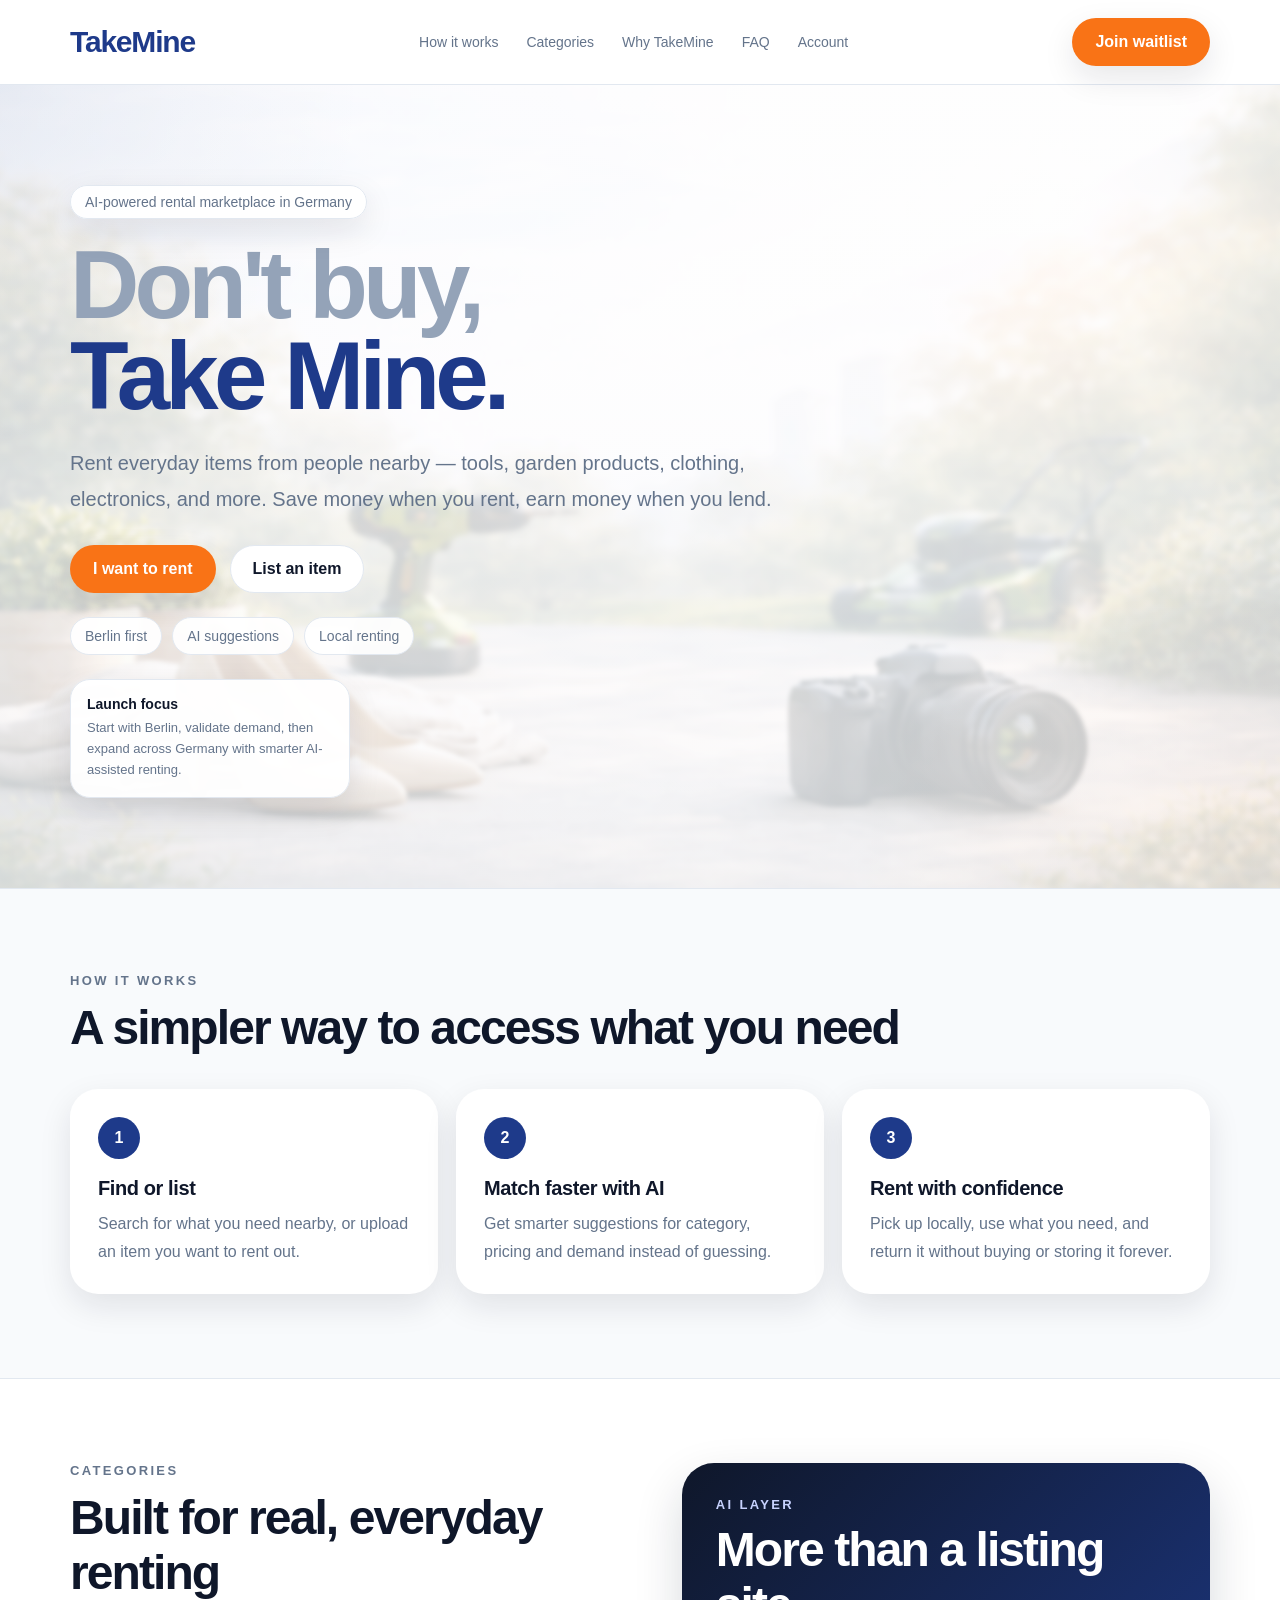
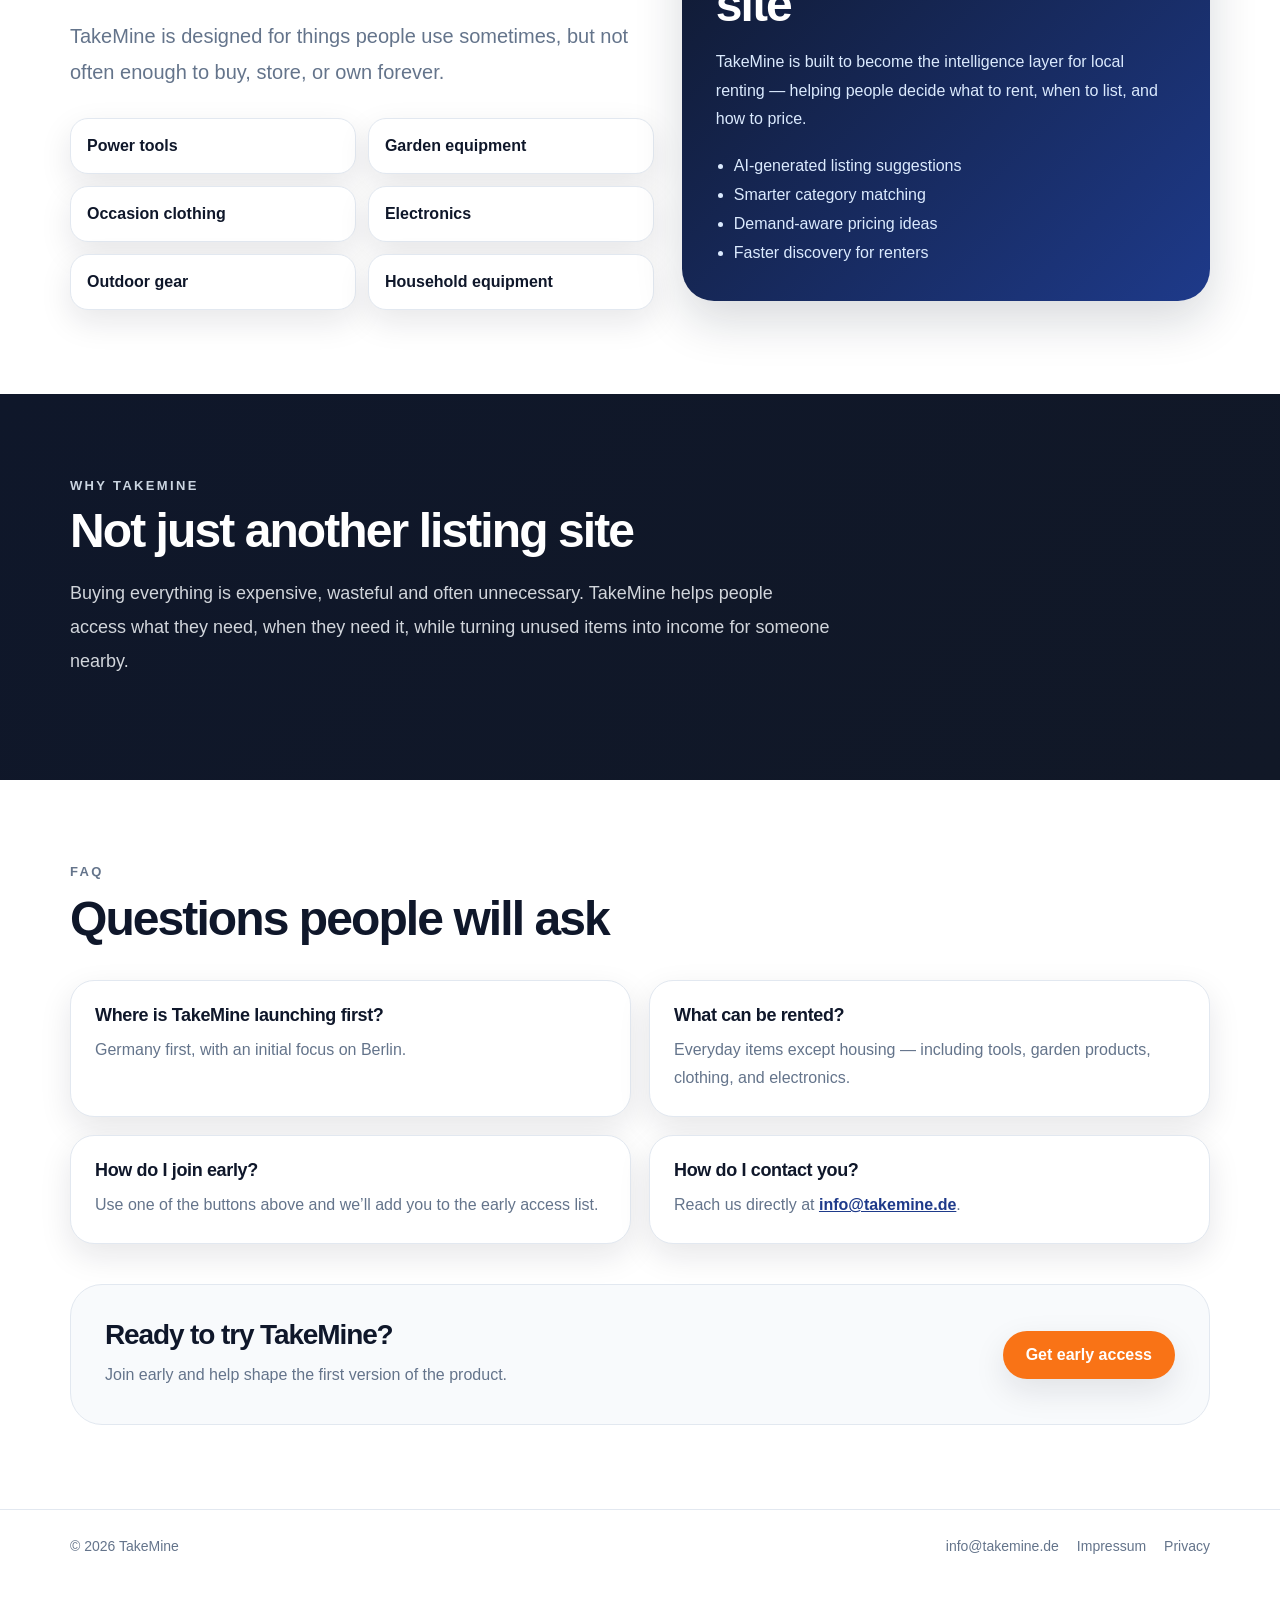
<file: index.html>
<!DOCTYPE html>
<html lang="en">
<head>
  <meta charset="UTF-8" />
  <meta name="viewport" content="width=device-width, initial-scale=1.0" />
  <title>TakeMine</title>
  <meta name="description" content="Don't buy, Take Mine. Rent everyday items from people nearby." />
  <link rel="stylesheet" href="./styles.css" />
</head>
<body>
  <header class="topbar">
    <div class="container topbar-inner">
      <a href="#top" class="logo">TakeMine</a>

      <nav class="nav">
  <a href="#how">How it works</a>
  <a href="#categories">Categories</a>
  <a href="#why">Why TakeMine</a>
  <a href="#faq">FAQ</a>
  <a href="./account.html" onclick="console.log('account clicked')">Account</a>
</nav>

      <a class="btn btn-primary" href="https://tally.so/r/q4OkD7" target="_blank" rel="noopener noreferrer">
        Join waitlist
      </a>
    </div>
  </header>

  <main id="top">
    <section class="hero">
      <div class="hero-bg"></div>

      <div class="container">
        <div class="hero-content">
          <div class="eyebrow">AI-powered rental marketplace in Germany</div>

          <h1>
            <span class="headline-light">Don't buy,</span>
            <br />
            <span class="headline-brand">Take Mine.</span>
          </h1>

          <p class="subtext">
            Rent everyday items from people nearby — tools, garden products, clothing,
            electronics, and more. Save money when you rent, earn money when you lend.
          </p>

          <div class="actions">
            <a class="btn btn-primary" href="./rent.html">
                I want to rent
              </a>
            <a class="btn btn-secondary" href="https://tally.so/r/q4OkD7?type=list" target="_blank" rel="noopener noreferrer">
              List an item
            </a>
          </div>

          <div class="meta-tags">
            <span class="tag">Berlin first</span>
            <span class="tag">AI suggestions</span>
            <span class="tag">Local renting</span>
          </div>

          <div class="floating-card">
            <strong>Launch focus</strong>
            <span>Start with Berlin, validate demand, then expand across Germany with smarter AI-assisted renting.</span>
          </div>
        </div>
      </div>
    </section>

    <section id="how" class="section section-soft">
      <div class="container">
        <div class="section-label">How it works</div>
        <h2 class="section-title">A simpler way to access what you need</h2>

        <div class="steps">
          <div class="step">
            <div class="step-number">1</div>
            <div class="step-title">Find or list</div>
            <div class="step-text">
              Search for what you need nearby, or upload an item you want to rent out.
            </div>
          </div>

          <div class="step">
            <div class="step-number">2</div>
            <div class="step-title">Match faster with AI</div>
            <div class="step-text">
              Get smarter suggestions for category, pricing and demand instead of guessing.
            </div>
          </div>

          <div class="step">
            <div class="step-number">3</div>
            <div class="step-title">Rent with confidence</div>
            <div class="step-text">
              Pick up locally, use what you need, and return it without buying or storing it forever.
            </div>
          </div>
        </div>
      </div>
    </section>

    <section id="categories" class="section">
      <div class="container split">
        <div>
          <div class="section-label">Categories</div>
          <h2 class="section-title">Built for real, everyday renting</h2>

          <p class="subtext subtext-small">
            TakeMine is designed for things people use sometimes, but not often enough to buy,
            store, or own forever.
          </p>

          <div class="pill-grid">
            <div class="pill">Power tools</div>
            <div class="pill">Garden equipment</div>
            <div class="pill">Occasion clothing</div>
            <div class="pill">Electronics</div>
            <div class="pill">Outdoor gear</div>
            <div class="pill">Household equipment</div>
          </div>
        </div>

        <div class="ai-box">
          <div class="section-label section-label-light">AI layer</div>
          <h2 class="section-title section-title-light">More than a listing site</h2>
          <p>
            TakeMine is built to become the intelligence layer for local renting — helping people
            decide what to rent, when to list, and how to price.
          </p>
          <ul>
            <li>AI-generated listing suggestions</li>
            <li>Smarter category matching</li>
            <li>Demand-aware pricing ideas</li>
            <li>Faster discovery for renters</li>
          </ul>
        </div>
      </div>
    </section>

    <section id="why" class="section why">
      <div class="container">
        <div class="section-label section-label-light-muted">Why TakeMine</div>
        <h2 class="section-title section-title-light">Not just another listing site</h2>
        <p>
          Buying everything is expensive, wasteful and often unnecessary. TakeMine helps people
          access what they need, when they need it, while turning unused items into income for
          someone nearby.
        </p>
      </div>
    </section>

    <section id="faq" class="section">
      <div class="container">
        <div class="section-label">FAQ</div>
        <h2 class="section-title">Questions people will ask</h2>

        <div class="faq-grid">
          <div class="faq-item">
            <div class="faq-q">Where is TakeMine launching first?</div>
            <div class="faq-a">Germany first, with an initial focus on Berlin.</div>
          </div>

          <div class="faq-item">
            <div class="faq-q">What can be rented?</div>
            <div class="faq-a">
              Everyday items except housing — including tools, garden products, clothing, and electronics.
            </div>
          </div>

          <div class="faq-item">
            <div class="faq-q">How do I join early?</div>
            <div class="faq-a">Use one of the buttons above and we’ll add you to the early access list.</div>
          </div>

          <div class="faq-item">
            <div class="faq-q">How do I contact you?</div>
            <div class="faq-a">
              Reach us directly at
              <a class="mail-link" href="mailto:info@takemine.de?subject=Hello%20TakeMine">info@takemine.de</a>.
            </div>
          </div>
        </div>

        <div class="cta-box">
          <div>
            <div class="cta-title">Ready to try TakeMine?</div>
            <div class="cta-text">
              Join early and help shape the first version of the product.
            </div>
          </div>

          <a class="btn btn-primary" href="https://tally.so/r/q4OkD7" target="_blank" rel="noopener noreferrer">
            Get early access
          </a>
        </div>
      </div>
    </section>
  </main>

  <footer class="footer">
    <div class="container footer-inner">
      <div>© 2026 TakeMine</div>
      <div class="footer-links">
        <a href="mailto:info@takemine.de">info@takemine.de</a>
        <a href="impressum.html">Impressum</a>
        <a href="privacy.html">Privacy</a>
      </div>
    </div>
  </footer>

  <script src="./script.js"></script>
</body>
</html>
</file>
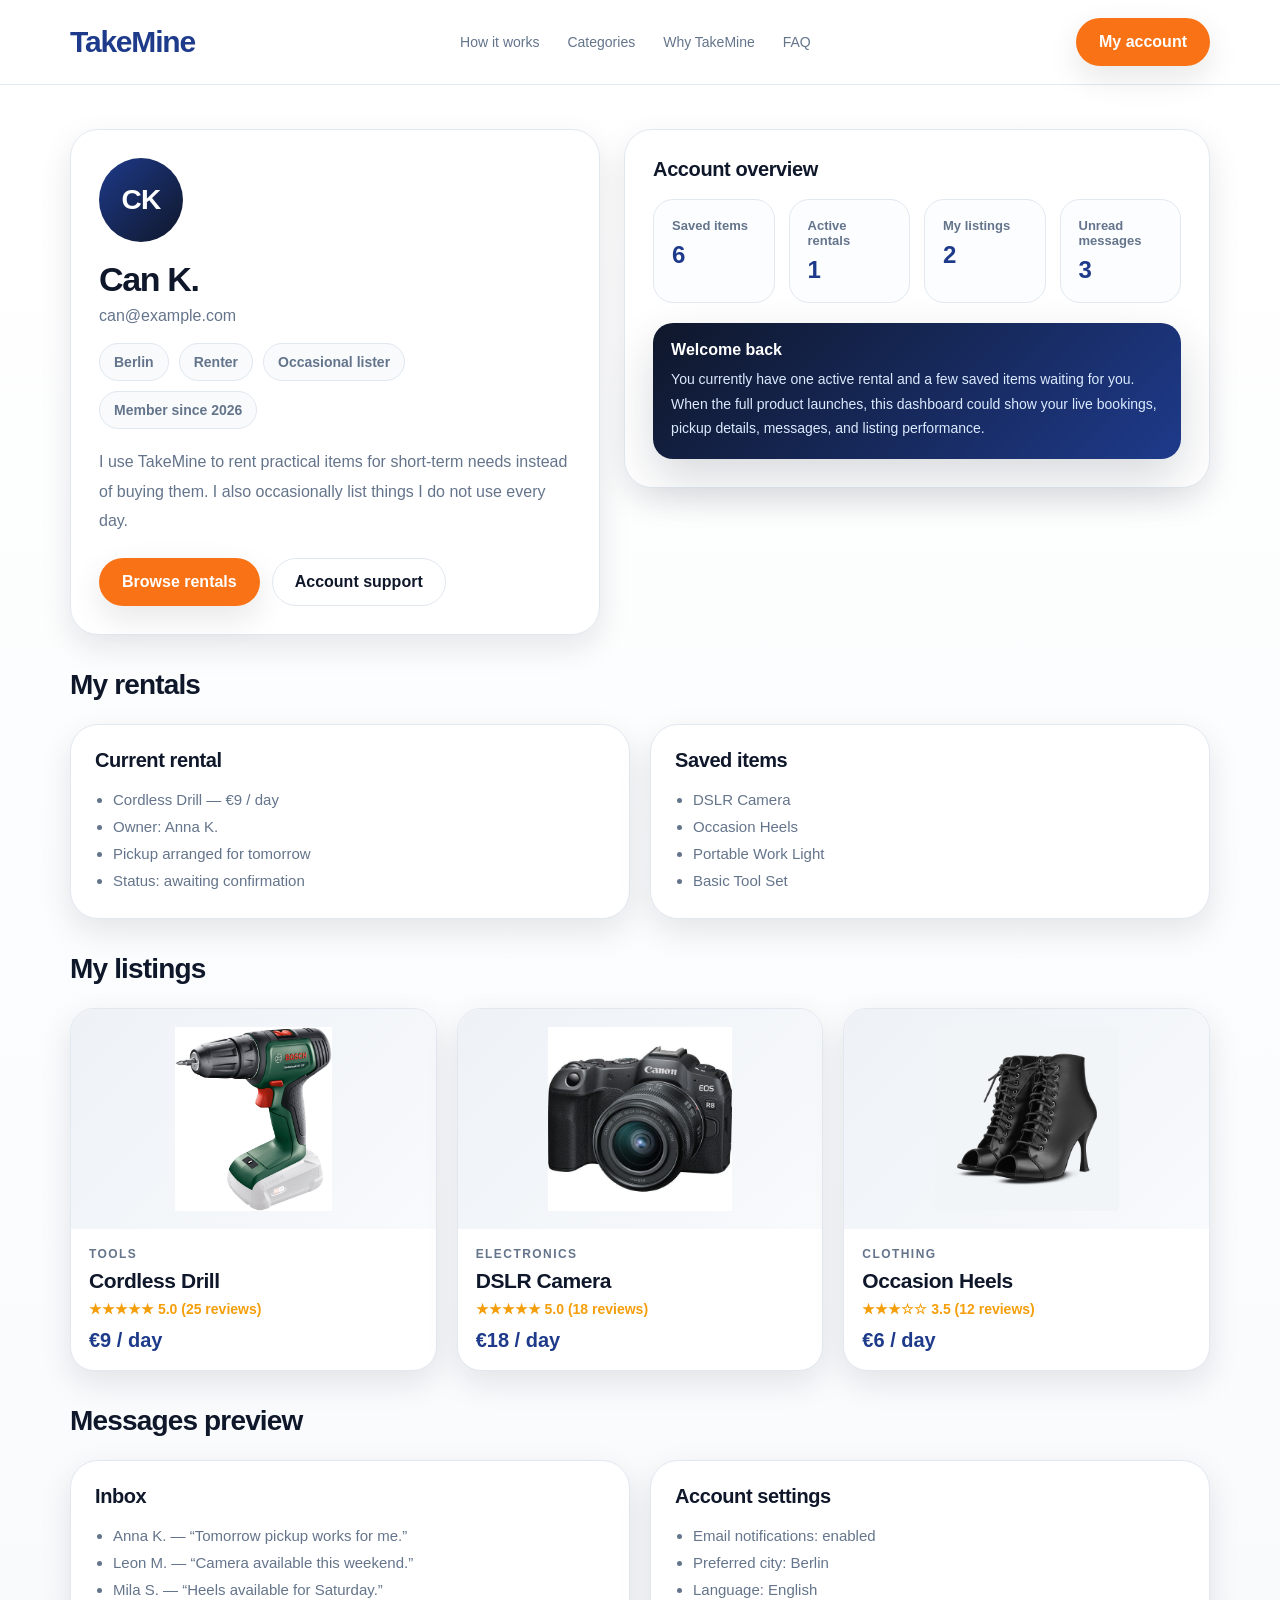
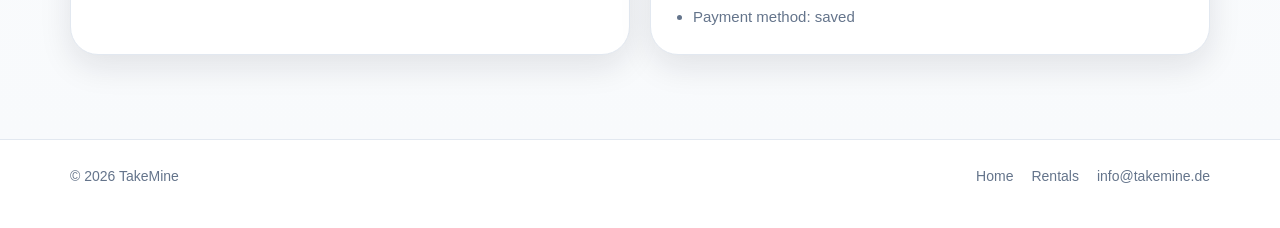
<file: account.html>
<!DOCTYPE html>
<html lang="en">
<head>
  <meta charset="UTF-8" />
  <meta name="viewport" content="width=device-width, initial-scale=1.0" />
  <title>My Account | TakeMine</title>
  <meta name="description" content="Preview the TakeMine user account dashboard." />
  <link rel="stylesheet" href="./styles.css" />
  <style>
    .account-page {
      min-height: 100vh;
      background: linear-gradient(180deg, #ffffff 0%, #f8fafc 100%);
      padding: 44px 0 84px;
    }

    .account-hero {
      display: grid;
      grid-template-columns: 0.95fr 1.05fr;
      gap: 24px;
      align-items: start;
    }

    .account-card,
    .dashboard-card,
    .mini-card {
      background: white;
      border: 1px solid var(--line);
      border-radius: 28px;
      box-shadow: var(--shadow);
    }

    .account-card {
      padding: 28px;
    }

    .avatar {
      width: 84px;
      height: 84px;
      border-radius: 999px;
      background: linear-gradient(135deg, #1e3a8a 0%, #0f172a 100%);
      color: white;
      display: inline-flex;
      align-items: center;
      justify-content: center;
      font-size: 28px;
      font-weight: 900;
      letter-spacing: -0.03em;
    }

    .account-name {
      margin-top: 18px;
      font-size: 34px;
      font-weight: 900;
      letter-spacing: -0.04em;
      color: var(--text);
    }

    .account-email {
      margin-top: 8px;
      color: var(--muted);
      font-size: 16px;
    }

    .account-chips {
      margin-top: 18px;
      display: flex;
      flex-wrap: wrap;
      gap: 10px;
    }

    .chip {
      padding: 10px 14px;
      border-radius: 999px;
      border: 1px solid var(--line);
      background: var(--soft);
      color: var(--muted);
      font-size: 14px;
      font-weight: 700;
    }

    .account-bio {
      margin-top: 18px;
      color: var(--muted);
      line-height: 1.85;
      font-size: 16px;
    }

    .account-actions {
      margin-top: 22px;
      display: flex;
      flex-wrap: wrap;
      gap: 12px;
    }

    .dashboard-card {
      padding: 28px;
    }

    .dashboard-title {
      font-size: 20px;
      font-weight: 900;
      color: var(--text);
      letter-spacing: -0.02em;
    }

    .stats-grid {
      margin-top: 18px;
      display: grid;
      grid-template-columns: repeat(4, 1fr);
      gap: 14px;
    }

    .stat-box {
      border: 1px solid var(--line);
      border-radius: 20px;
      padding: 18px;
      background: #fcfdff;
    }

    .stat-label {
      font-size: 13px;
      color: var(--muted);
      font-weight: 700;
    }

    .stat-value {
      margin-top: 8px;
      font-size: 24px;
      font-weight: 900;
      color: var(--brand);
      letter-spacing: -0.03em;
    }

    .welcome-box {
      margin-top: 20px;
      padding: 18px;
      border-radius: 20px;
      background: linear-gradient(135deg, #0f172a 0%, #1e3a8a 100%);
      color: white;
      box-shadow: var(--shadow-strong);
    }

    .welcome-box strong {
      display: block;
      font-size: 16px;
      font-weight: 900;
    }

    .welcome-box span {
      display: block;
      margin-top: 8px;
      color: #dbeafe;
      line-height: 1.75;
      font-size: 14px;
    }

    .section-title-custom {
      margin-top: 34px;
      font-size: 28px;
      font-weight: 900;
      letter-spacing: -0.03em;
      color: var(--text);
    }

    .dashboard-grid {
      margin-top: 18px;
      display: grid;
      grid-template-columns: 1fr 1fr;
      gap: 20px;
    }

    .mini-card {
      padding: 24px;
    }

    .mini-card h3 {
      margin: 0;
      font-size: 20px;
      font-weight: 900;
      letter-spacing: -0.02em;
    }

    .mini-card p,
    .mini-card li {
      color: var(--muted);
      line-height: 1.8;
      font-size: 15px;
    }

    .mini-card ul {
      margin: 14px 0 0;
      padding-left: 18px;
    }

    .listing-grid {
      margin-top: 18px;
      display: grid;
      grid-template-columns: repeat(3, 1fr);
      gap: 20px;
    }

    .listing-card {
      background: white;
      border: 1px solid var(--line);
      border-radius: 24px;
      box-shadow: var(--shadow);
      overflow: hidden;
      transition: 0.25s ease;
    }

    .listing-card:hover {
      transform: translateY(-4px);
      box-shadow: var(--shadow-strong);
    }

    .listing-card img {
      width: 100%;
      height: 220px;
      object-fit: contain;
      display: block;
      background: linear-gradient(135deg, #eef2f7 0%, #f8fafc 100%);
      padding: 18px;
    }

    .listing-body {
      padding: 18px;
    }

    .listing-category {
      font-size: 12px;
      text-transform: uppercase;
      letter-spacing: 0.12em;
      color: var(--muted);
      font-weight: 800;
    }

    .listing-title {
      margin-top: 8px;
      font-size: 21px;
      font-weight: 900;
      letter-spacing: -0.02em;
      color: var(--text);
    }

    .listing-rating {
      margin-top: 8px;
      color: #f59e0b;
      font-size: 14px;
      font-weight: 800;
    }

    .listing-price {
      margin-top: 12px;
      font-size: 20px;
      font-weight: 900;
      color: var(--brand);
    }

    .listing-link {
      display: block;
    }

    @media (max-width: 1080px) {
      .stats-grid {
        grid-template-columns: 1fr 1fr;
      }

      .listing-grid {
        grid-template-columns: 1fr 1fr;
      }
    }

    @media (max-width: 980px) {
      .account-hero,
      .dashboard-grid {
        grid-template-columns: 1fr;
      }
    }

    @media (max-width: 640px) {
      .stats-grid,
      .listing-grid {
        grid-template-columns: 1fr;
      }

      .account-actions .btn {
        width: 100%;
      }
    }
  </style>
</head>
<body>
  <header class="topbar">
    <div class="container topbar-inner">
      <a href="./index.html" class="logo">TakeMine</a>

      <nav class="nav">
        <a href="./index.html#how">How it works</a>
        <a href="./index.html#categories">Categories</a>
        <a href="./index.html#why">Why TakeMine</a>
        <a href="./index.html#faq">FAQ</a>
      </nav>

      <a class="btn btn-primary" href="./account.html">My account</a>
    </div>
  </header>

  <main class="account-page">
    <div class="container">
      <section class="account-hero">
        <div class="account-card">
          <div class="avatar">CK</div>

          <div class="account-name">Can K.</div>
          <div class="account-email">can@example.com</div>

          <div class="account-chips">
            <span class="chip">Berlin</span>
            <span class="chip">Renter</span>
            <span class="chip">Occasional lister</span>
            <span class="chip">Member since 2026</span>
          </div>

          <p class="account-bio">
            I use TakeMine to rent practical items for short-term needs instead of buying them.
            I also occasionally list things I do not use every day.
          </p>

          <div class="account-actions">
            <a class="btn btn-primary" href="./rent.html">Browse rentals</a>
            <a class="btn btn-secondary" href="mailto:info@takemine.de?subject=Account%20support">Account support</a>
          </div>
        </div>

        <div class="dashboard-card">
          <div class="dashboard-title">Account overview</div>

          <div class="stats-grid">
            <div class="stat-box">
              <div class="stat-label">Saved items</div>
              <div class="stat-value">6</div>
            </div>

            <div class="stat-box">
              <div class="stat-label">Active rentals</div>
              <div class="stat-value">1</div>
            </div>

            <div class="stat-box">
              <div class="stat-label">My listings</div>
              <div class="stat-value">2</div>
            </div>

            <div class="stat-box">
              <div class="stat-label">Unread messages</div>
              <div class="stat-value">3</div>
            </div>
          </div>

          <div class="welcome-box">
            <strong>Welcome back</strong>
            <span>
              You currently have one active rental and a few saved items waiting for you.
              When the full product launches, this dashboard could show your live bookings,
              pickup details, messages, and listing performance.
            </span>
          </div>
        </div>
      </section>

      <h2 class="section-title-custom">My rentals</h2>

      <section class="dashboard-grid">
        <div class="mini-card">
          <h3>Current rental</h3>
          <ul>
            <li>Cordless Drill — €9 / day</li>
            <li>Owner: Anna K.</li>
            <li>Pickup arranged for tomorrow</li>
            <li>Status: awaiting confirmation</li>
          </ul>
        </div>

        <div class="mini-card">
          <h3>Saved items</h3>
          <ul>
            <li>DSLR Camera</li>
            <li>Occasion Heels</li>
            <li>Portable Work Light</li>
            <li>Basic Tool Set</li>
          </ul>
        </div>
      </section>

      <h2 class="section-title-custom">My listings</h2>

      <section class="listing-grid">
        <article class="listing-card">
          <a href="./drill.html" class="listing-link">
            <img src="./drill.png" alt="Cordless Drill" />
            <div class="listing-body">
              <div class="listing-category">Tools</div>
              <div class="listing-title">Cordless Drill</div>
              <div class="listing-rating">★★★★★ 5.0 (25 reviews)</div>
              <div class="listing-price">€9 / day</div>
            </div>
          </a>
        </article>

        <article class="listing-card">
          <a href="./camera.html" class="listing-link">
            <img src="./camera.png" alt="DSLR Camera" />
            <div class="listing-body">
              <div class="listing-category">Electronics</div>
              <div class="listing-title">DSLR Camera</div>
              <div class="listing-rating">★★★★★ 5.0 (18 reviews)</div>
              <div class="listing-price">€18 / day</div>
            </div>
          </a>
        </article>

        <article class="listing-card">
          <a href="./heels.html" class="listing-link">
            <img src="./heels.png" alt="Occasion Heels" />
            <div class="listing-body">
              <div class="listing-category">Clothing</div>
              <div class="listing-title">Occasion Heels</div>
              <div class="listing-rating">★★★☆☆ 3.5 (12 reviews)</div>
              <div class="listing-price">€6 / day</div>
            </div>
          </a>
        </article>
      </section>

      <h2 class="section-title-custom">Messages preview</h2>

      <section class="dashboard-grid">
        <div class="mini-card">
          <h3>Inbox</h3>
          <ul>
            <li>Anna K. — “Tomorrow pickup works for me.”</li>
            <li>Leon M. — “Camera available this weekend.”</li>
            <li>Mila S. — “Heels available for Saturday.”</li>
          </ul>
        </div>

        <div class="mini-card">
          <h3>Account settings</h3>
          <ul>
            <li>Email notifications: enabled</li>
            <li>Preferred city: Berlin</li>
            <li>Language: English</li>
            <li>Payment method: saved</li>
          </ul>
        </div>
      </section>
    </div>
  </main>

  <footer class="footer">
    <div class="container footer-inner">
      <div>© 2026 TakeMine</div>
      <div class="footer-links">
        <a href="./index.html">Home</a>
        <a href="./rent.html">Rentals</a>
        <a href="mailto:info@takemine.de">info@takemine.de</a>
      </div>
    </div>
  </footer>

  <script src="./script.js"></script>
</body>
</html>
</file>
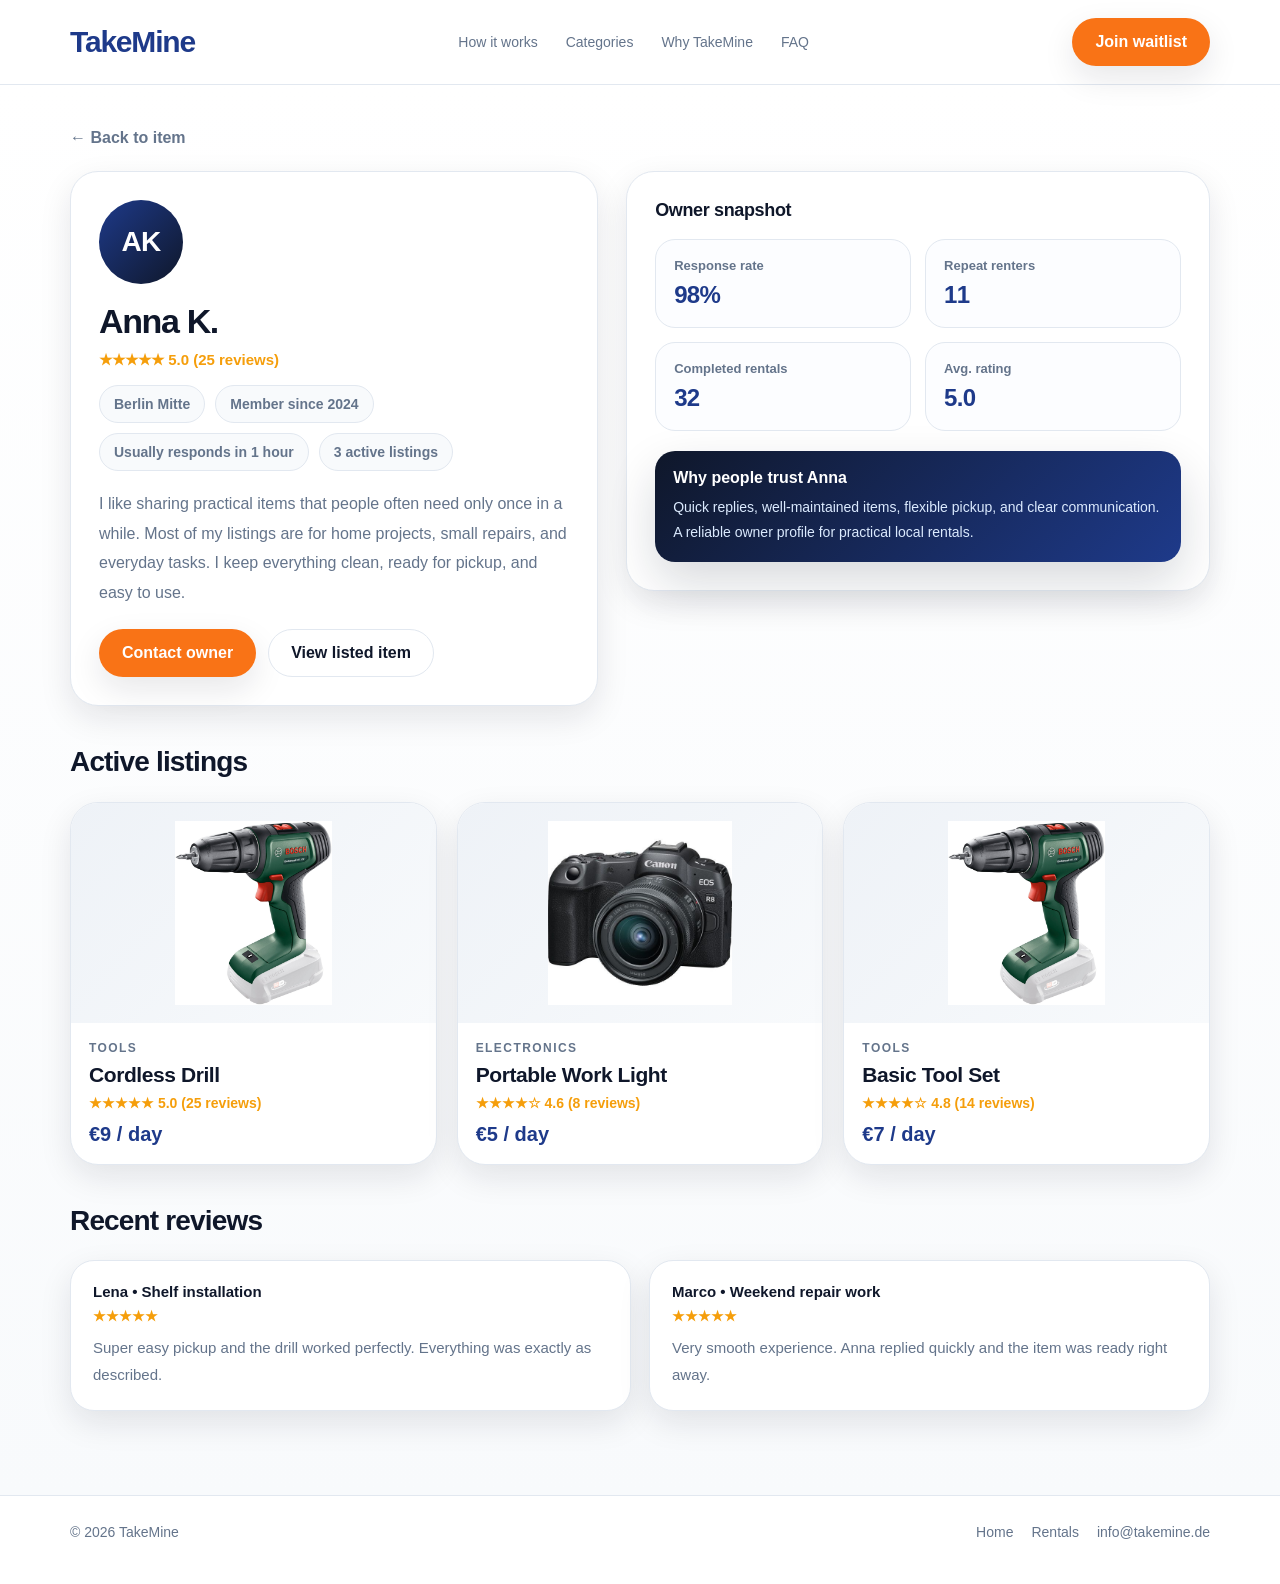
<file: anna-k.html>
<!DOCTYPE html>
<html lang="en">
<head>
  <meta charset="UTF-8" />
  <meta name="viewport" content="width=device-width, initial-scale=1.0" />
  <title>Anna K. | Take Mine</title>
  <meta name="description" content="Preview the owner profile page for Anna K. on Take Mine." />
  <link rel="stylesheet" href="./styles.css" />
  <style>
    .profile-page {
      min-height: 100vh;
      background: linear-gradient(180deg, #ffffff 0%, #f8fafc 100%);
      padding: 44px 0 84px;
    }

    .back-link {
      display: inline-flex;
      align-items: center;
      gap: 8px;
      color: var(--muted);
      font-weight: 700;
      margin-bottom: 24px;
    }

    .back-link:hover {
      color: var(--brand);
    }

    .profile-hero {
      display: grid;
      grid-template-columns: 0.95fr 1.05fr;
      gap: 28px;
      align-items: start;
    }

    .profile-card,
    .profile-side,
    .listing-card {
      background: white;
      border: 1px solid var(--line);
      border-radius: 28px;
      box-shadow: var(--shadow);
    }

    .profile-card {
      padding: 28px;
    }

    .avatar {
      width: 84px;
      height: 84px;
      border-radius: 999px;
      background: linear-gradient(135deg, #1e3a8a 0%, #0f172a 100%);
      color: white;
      display: inline-flex;
      align-items: center;
      justify-content: center;
      font-size: 28px;
      font-weight: 900;
      letter-spacing: -0.03em;
    }

    .profile-name {
      margin-top: 18px;
      font-size: 34px;
      font-weight: 900;
      letter-spacing: -0.04em;
      color: var(--text);
    }

    .profile-rating {
      margin-top: 10px;
      color: #f59e0b;
      font-weight: 800;
      font-size: 15px;
    }

    .profile-meta {
      margin-top: 16px;
      display: flex;
      flex-wrap: wrap;
      gap: 10px;
    }

    .meta-chip {
      padding: 10px 14px;
      border-radius: 999px;
      border: 1px solid var(--line);
      background: var(--soft);
      color: var(--muted);
      font-size: 14px;
      font-weight: 700;
    }

    .profile-bio {
      margin-top: 18px;
      color: var(--muted);
      line-height: 1.85;
      font-size: 16px;
    }

    .profile-actions {
      margin-top: 22px;
      display: flex;
      flex-wrap: wrap;
      gap: 12px;
    }

    .profile-side {
      padding: 28px;
    }

    .side-title {
      font-size: 18px;
      font-weight: 900;
      color: var(--text);
      letter-spacing: -0.02em;
    }

    .stat-grid {
      margin-top: 18px;
      display: grid;
      grid-template-columns: repeat(2, 1fr);
      gap: 14px;
    }

    .stat-box {
      border: 1px solid var(--line);
      border-radius: 20px;
      padding: 18px;
      background: #fcfdff;
    }

    .stat-label {
      font-size: 13px;
      color: var(--muted);
      font-weight: 700;
    }

    .stat-value {
      margin-top: 8px;
      font-size: 24px;
      font-weight: 900;
      color: var(--brand);
      letter-spacing: -0.03em;
    }

    .trust-box {
      margin-top: 20px;
      padding: 18px;
      border-radius: 20px;
      background: linear-gradient(135deg, #0f172a 0%, #1e3a8a 100%);
      color: white;
      box-shadow: var(--shadow-strong);
    }

    .trust-box strong {
      display: block;
      font-size: 16px;
      font-weight: 900;
    }

    .trust-box span {
      display: block;
      margin-top: 8px;
      color: #dbeafe;
      line-height: 1.75;
      font-size: 14px;
    }

    .section-title-custom {
      margin-top: 40px;
      font-size: 28px;
      font-weight: 900;
      letter-spacing: -0.03em;
      color: var(--text);
    }

    .listing-grid {
      margin-top: 18px;
      display: grid;
      grid-template-columns: repeat(3, 1fr);
      gap: 20px;
    }

    .listing-card {
      overflow: hidden;
      transition: 0.25s ease;
    }

    .listing-card:hover {
      transform: translateY(-4px);
      box-shadow: var(--shadow-strong);
    }

    .listing-card img {
      width: 100%;
      height: 220px;
      object-fit: contain;
      display: block;
      background: linear-gradient(135deg, #eef2f7 0%, #f8fafc 100%);
      padding: 18px;
    }

    .listing-body {
      padding: 18px;
    }

    .listing-category {
      font-size: 12px;
      text-transform: uppercase;
      letter-spacing: 0.12em;
      color: var(--muted);
      font-weight: 800;
    }

    .listing-title {
      margin-top: 8px;
      font-size: 21px;
      font-weight: 900;
      letter-spacing: -0.02em;
      color: var(--text);
    }

    .listing-rating {
      margin-top: 8px;
      color: #f59e0b;
      font-size: 14px;
      font-weight: 800;
    }

    .listing-price {
      margin-top: 12px;
      font-size: 20px;
      font-weight: 900;
      color: var(--brand);
    }

    .listing-link {
      display: block;
    }

    .review-grid {
      margin-top: 18px;
      display: grid;
      grid-template-columns: 1fr 1fr;
      gap: 18px;
    }

    .review-card {
      background: white;
      border: 1px solid var(--line);
      border-radius: 24px;
      padding: 22px;
      box-shadow: var(--shadow);
    }

    .review-head {
      font-size: 15px;
      font-weight: 800;
      color: var(--text);
    }

    .review-stars {
      margin-top: 8px;
      color: #f59e0b;
      font-size: 14px;
      font-weight: 800;
    }

    .review-text {
      margin-top: 10px;
      color: var(--muted);
      line-height: 1.8;
      font-size: 15px;
    }

    @media (max-width: 980px) {
      .profile-hero,
      .listing-grid,
      .review-grid {
        grid-template-columns: 1fr;
      }
    }
  </style>
</head>
<body>
  <header class="topbar">
    <div class="container topbar-inner">
      <a href="./index.html" class="logo">TakeMine</a>

      <nav class="nav">
        <a href="./index.html#how">How it works</a>
        <a href="./index.html#categories">Categories</a>
        <a href="./index.html#why">Why TakeMine</a>
        <a href="./index.html#faq">FAQ</a>
      </nav>

      <a class="btn btn-primary" href="https://tally.so/r/q4OkD7" target="_blank" rel="noopener noreferrer">
        Join waitlist
      </a>
    </div>
  </header>

  <main class="profile-page">
    <div class="container">
      <a href="./drill.html" class="back-link">← Back to item</a>

      <section class="profile-hero">
        <div class="profile-card">
          <div class="avatar">AK</div>

          <div class="profile-name">Anna K.</div>
          <div class="profile-rating">★★★★★ 5.0 (25 reviews)</div>

          <div class="profile-meta">
            <span class="meta-chip">Berlin Mitte</span>
            <span class="meta-chip">Member since 2024</span>
            <span class="meta-chip">Usually responds in 1 hour</span>
            <span class="meta-chip">3 active listings</span>
          </div>

          <p class="profile-bio">
            I like sharing practical items that people often need only once in a while.
            Most of my listings are for home projects, small repairs, and everyday tasks.
            I keep everything clean, ready for pickup, and easy to use.
          </p>

          <div class="profile-actions">
            <a class="btn btn-primary" href="mailto:info@takemine.de?subject=Contact%20Anna%20K.">
              Contact owner
            </a>
            <a class="btn btn-secondary" href="./drill.html">
              View listed item
            </a>
          </div>
        </div>

        <div class="profile-side">
          <div class="side-title">Owner snapshot</div>

          <div class="stat-grid">
            <div class="stat-box">
              <div class="stat-label">Response rate</div>
              <div class="stat-value">98%</div>
            </div>

            <div class="stat-box">
              <div class="stat-label">Repeat renters</div>
              <div class="stat-value">11</div>
            </div>

            <div class="stat-box">
              <div class="stat-label">Completed rentals</div>
              <div class="stat-value">32</div>
            </div>

            <div class="stat-box">
              <div class="stat-label">Avg. rating</div>
              <div class="stat-value">5.0</div>
            </div>
          </div>

          <div class="trust-box">
            <strong>Why people trust Anna</strong>
            <span>
              Quick replies, well-maintained items, flexible pickup, and clear communication.
              A reliable owner profile for practical local rentals.
            </span>
          </div>
        </div>
      </section>

      <h2 class="section-title-custom">Active listings</h2>

      <section class="listing-grid">
        <article class="listing-card">
          <a href="./drill.html" class="listing-link">
            <img src="./drill.png" alt="Cordless Drill" />
            <div class="listing-body">
              <div class="listing-category">Tools</div>
              <div class="listing-title">Cordless Drill</div>
              <div class="listing-rating">★★★★★ 5.0 (25 reviews)</div>
              <div class="listing-price">€9 / day</div>
            </div>
          </a>
        </article>

        <article class="listing-card">
          <a href="./rent.html" class="listing-link">
            <img src="./camera.png" alt="DSLR Camera" />
            <div class="listing-body">
              <div class="listing-category">Electronics</div>
              <div class="listing-title">Portable Work Light</div>
              <div class="listing-rating">★★★★☆ 4.6 (8 reviews)</div>
              <div class="listing-price">€5 / day</div>
            </div>
          </a>
        </article>

        <article class="listing-card">
          <a href="./rent.html" class="listing-link">
            <img src="./drill.png" alt="Tool Set" />
            <div class="listing-body">
              <div class="listing-category">Tools</div>
              <div class="listing-title">Basic Tool Set</div>
              <div class="listing-rating">★★★★☆ 4.8 (14 reviews)</div>
              <div class="listing-price">€7 / day</div>
            </div>
          </a>
        </article>
      </section>

      <h2 class="section-title-custom">Recent reviews</h2>

      <section class="review-grid">
        <div class="review-card">
          <div class="review-head">Lena • Shelf installation</div>
          <div class="review-stars">★★★★★</div>
          <div class="review-text">
            Super easy pickup and the drill worked perfectly. Everything was exactly as described.
          </div>
        </div>

        <div class="review-card">
          <div class="review-head">Marco • Weekend repair work</div>
          <div class="review-stars">★★★★★</div>
          <div class="review-text">
            Very smooth experience. Anna replied quickly and the item was ready right away.
          </div>
        </div>
      </section>
    </div>
  </main>

  <footer class="footer">
    <div class="container footer-inner">
      <div>© 2026 TakeMine</div>
      <div class="footer-links">
        <a href="./index.html">Home</a>
        <a href="./rent.html">Rentals</a>
        <a href="mailto:info@takemine.de">info@takemine.de</a>
      </div>
    </div>
  </footer>

  <script src="./script.js"></script>
</body>
</html>
</file>
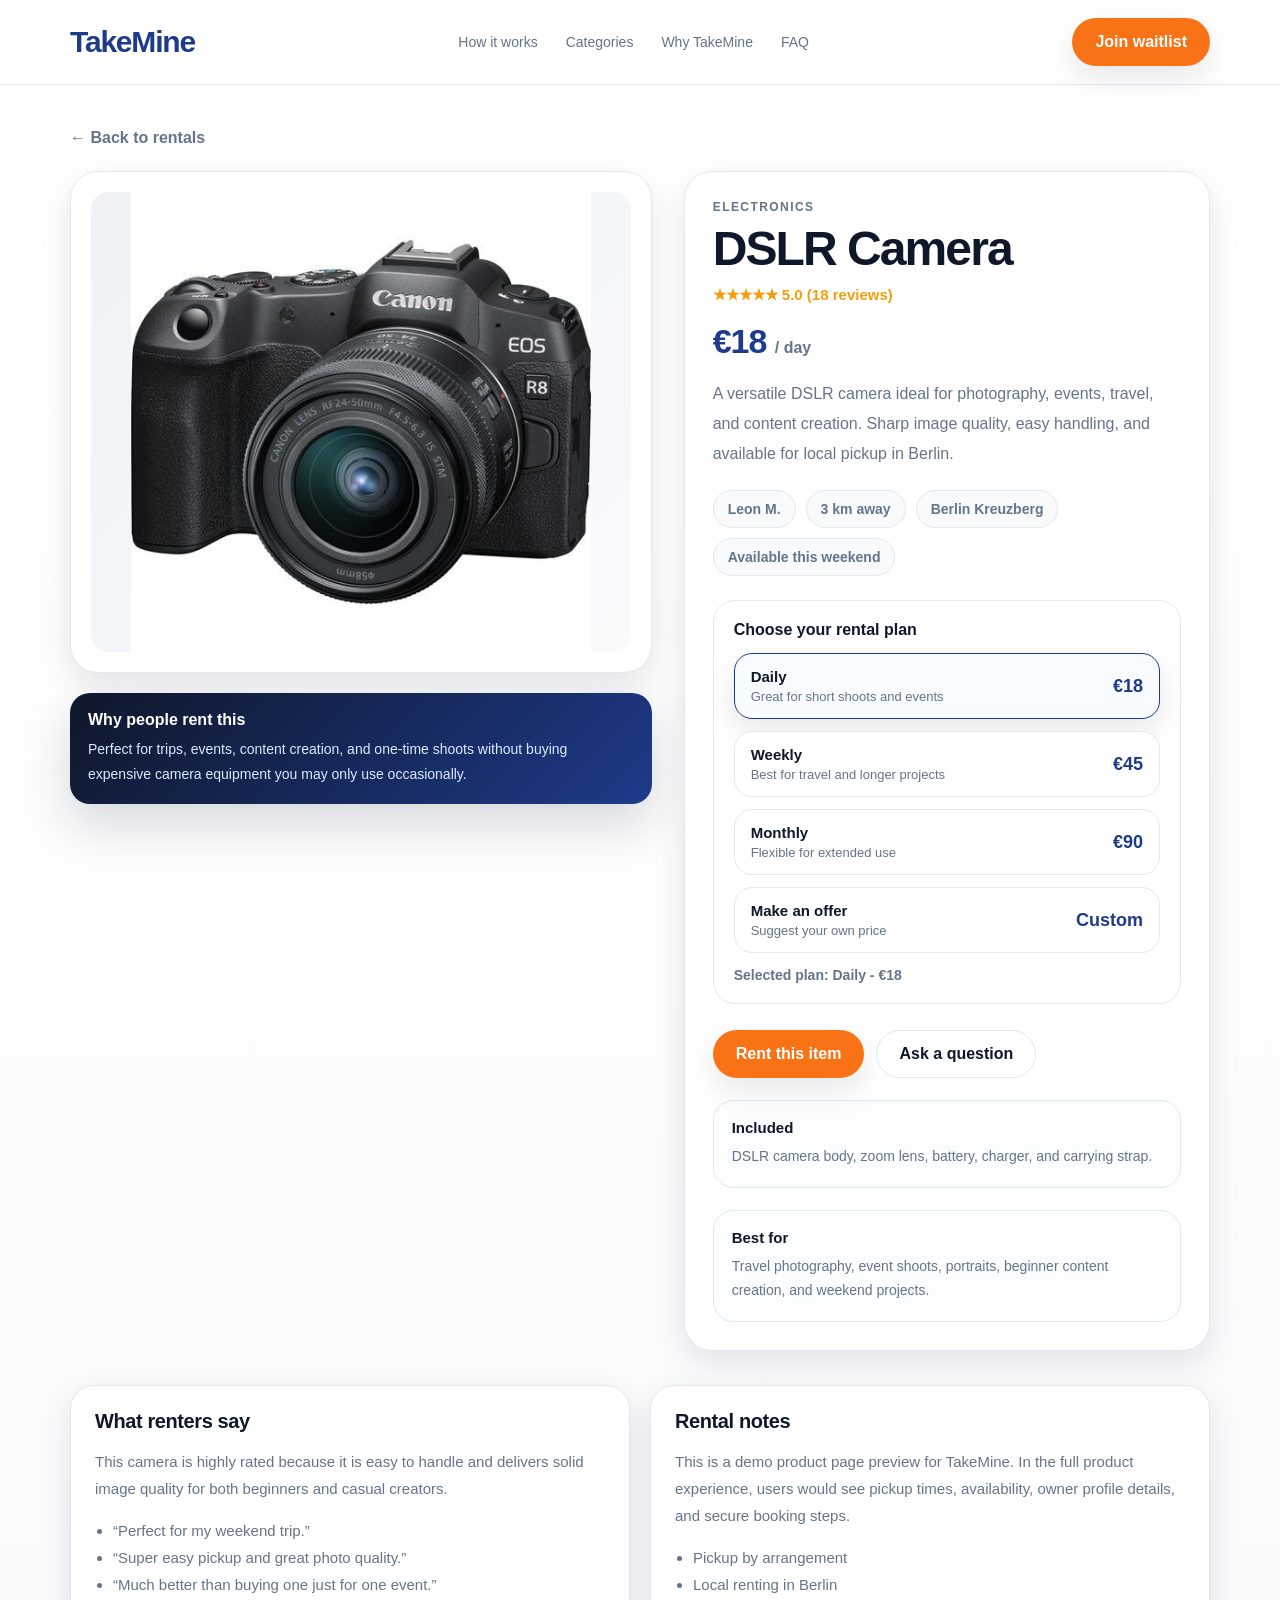
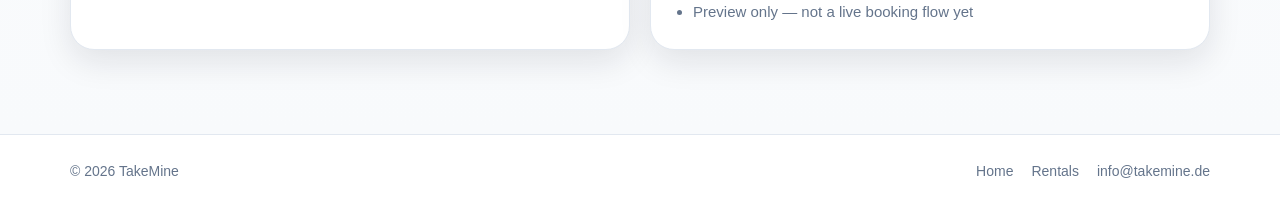
<file: camera.html>
<!DOCTYPE html>
<html lang="en">
<head>
  <meta charset="UTF-8" />
  <meta name="viewport" content="width=device-width, initial-scale=1.0" />
  <title>DSLR Camera | Take Mine</title>
  <meta name="description" content="Preview the DSLR Camera rental detail page on Take Mine." />
  <link rel="stylesheet" href="./styles.css" />
  <style>
    .detail-page {
      min-height: 100vh;
      background: linear-gradient(180deg, #ffffff 0%, #f8fafc 100%);
      padding: 44px 0 84px;
    }

    .back-link {
      display: inline-flex;
      align-items: center;
      gap: 8px;
      color: var(--muted);
      font-weight: 700;
      margin-bottom: 24px;
    }

    .back-link:hover {
      color: var(--brand);
    }

    .detail-grid {
      display: grid;
      grid-template-columns: 1.05fr 0.95fr;
      gap: 32px;
      align-items: start;
    }

    .detail-media {
      background: white;
      border: 1px solid var(--line);
      border-radius: 28px;
      overflow: hidden;
      box-shadow: var(--shadow);
      padding: 20px;
    }

    .detail-media img {
      width: 100%;
      height: 460px;
      display: block;
      object-fit: contain;
      background: linear-gradient(135deg, #eef2f7 0%, #f8fafc 100%);
      border-radius: 18px;
    }

    .detail-panel {
      background: white;
      border: 1px solid var(--line);
      border-radius: 28px;
      padding: 28px;
      box-shadow: var(--shadow);
    }

    .detail-category {
      font-size: 12px;
      text-transform: uppercase;
      letter-spacing: 0.12em;
      color: var(--muted);
      font-weight: 800;
    }

    .detail-title {
      margin: 10px 0 0;
      font-size: clamp(30px, 4vw, 48px);
      line-height: 1.05;
      letter-spacing: -0.04em;
      font-weight: 900;
      color: var(--text);
    }

    .detail-rating {
      margin-top: 12px;
      font-size: 15px;
      color: #f59e0b;
      font-weight: 800;
    }

    .detail-price {
      margin-top: 18px;
      font-size: 34px;
      font-weight: 900;
      color: var(--brand);
      letter-spacing: -0.03em;
    }

    .detail-price span {
      font-size: 16px;
      color: var(--muted);
      font-weight: 700;
      letter-spacing: 0;
    }

    .detail-copy {
      margin-top: 18px;
      color: var(--muted);
      line-height: 1.85;
      font-size: 16px;
    }

    .detail-owner {
      margin-top: 22px;
      display: flex;
      flex-wrap: wrap;
      gap: 10px;
    }

    .owner-chip {
      padding: 10px 14px;
      border-radius: 999px;
      border: 1px solid var(--line);
      background: var(--soft);
      color: var(--muted);
      font-size: 14px;
      font-weight: 700;
    }

    .detail-actions {
      margin-top: 26px;
      display: flex;
      flex-wrap: wrap;
      gap: 12px;
    }

    .detail-box {
      margin-top: 22px;
      border: 1px solid var(--line);
      border-radius: 20px;
      padding: 18px;
      background: #fcfdff;
    }

    .detail-box-title {
      font-size: 15px;
      font-weight: 800;
      color: var(--text);
    }

    .detail-box-text {
      margin-top: 8px;
      color: var(--muted);
      line-height: 1.75;
      font-size: 14px;
    }

    .detail-lower {
      margin-top: 34px;
      display: grid;
      grid-template-columns: 1fr 1fr;
      gap: 20px;
    }

    .info-card {
      background: white;
      border: 1px solid var(--line);
      border-radius: 24px;
      padding: 24px;
      box-shadow: var(--shadow);
    }

    .info-card h3 {
      margin: 0;
      font-size: 20px;
      font-weight: 900;
      letter-spacing: -0.02em;
    }

    .info-card p,
    .info-card li {
      color: var(--muted);
      line-height: 1.8;
      font-size: 15px;
    }

    .info-card ul {
      margin: 14px 0 0;
      padding-left: 18px;
    }

    .sticky-note {
      margin-top: 20px;
      padding: 18px;
      border-radius: 20px;
      background: linear-gradient(135deg, #0f172a 0%, #1e3a8a 100%);
      color: white;
      box-shadow: var(--shadow-strong);
    }

    .sticky-note strong {
      display: block;
      font-size: 16px;
      font-weight: 900;
    }

    .sticky-note span {
      display: block;
      margin-top: 8px;
      color: #dbeafe;
      line-height: 1.75;
      font-size: 14px;
    }

    .pricing-box {
      margin-top: 24px;
      border: 1px solid var(--line);
      border-radius: 22px;
      padding: 20px;
      background: #ffffff;
    }

    .pricing-title {
      font-size: 16px;
      font-weight: 900;
      color: var(--text);
      margin-bottom: 14px;
    }

    .pricing-options {
      display: grid;
      gap: 12px;
    }

    .pricing-option {
      border: 1px solid var(--line);
      border-radius: 18px;
      padding: 14px 16px;
      background: #fff;
      display: flex;
      align-items: center;
      justify-content: space-between;
      gap: 14px;
      cursor: pointer;
      transition: 0.2s ease;
    }

    .pricing-option:hover {
      border-color: var(--brand);
      box-shadow: var(--shadow);
    }

    .pricing-option input {
      display: none;
    }

    .pricing-option.active {
      border-color: var(--brand);
      background: #f8fbff;
      box-shadow: var(--shadow);
    }

    .pricing-left {
      display: flex;
      flex-direction: column;
      gap: 4px;
    }

    .pricing-name {
      font-size: 15px;
      font-weight: 800;
      color: var(--text);
    }

    .pricing-note {
      font-size: 13px;
      color: var(--muted);
    }

    .pricing-value {
      font-size: 18px;
      font-weight: 900;
      color: var(--brand);
      white-space: nowrap;
    }

    .offer-box {
      margin-top: 14px;
      padding: 16px;
      border: 1px solid var(--line);
      border-radius: 18px;
      background: #fcfdff;
      display: none;
    }

    .offer-box.active {
      display: block;
    }

    .offer-grid {
      display: grid;
      grid-template-columns: 1fr 1fr;
      gap: 12px;
      margin-top: 12px;
    }

    .offer-field label {
      display: block;
      font-size: 13px;
      font-weight: 700;
      color: var(--muted);
      margin-bottom: 6px;
    }

    .offer-field select,
    .offer-field input {
      width: 100%;
      padding: 12px 14px;
      border: 1px solid var(--line);
      border-radius: 12px;
      font-size: 14px;
      background: white;
    }

    .offer-submit {
      margin-top: 14px;
    }

    .selected-plan {
      margin-top: 14px;
      font-size: 14px;
      color: var(--muted);
      font-weight: 700;
    }

    @media (max-width: 980px) {
      .detail-grid,
      .detail-lower {
        grid-template-columns: 1fr;
      }

      .detail-media img {
        height: 360px;
      }
    }

    @media (max-width: 640px) {
      .detail-media {
        padding: 14px;
      }

      .detail-media img {
        height: 280px;
      }

      .detail-actions .btn {
        width: 100%;
      }

      .offer-grid {
        grid-template-columns: 1fr;
      }
    }
  </style>
</head>
<body>
  <header class="topbar">
    <div class="container topbar-inner">
      <a href="./index.html" class="logo">TakeMine</a>

      <nav class="nav">
        <a href="./index.html#how">How it works</a>
        <a href="./index.html#categories">Categories</a>
        <a href="./index.html#why">Why TakeMine</a>
        <a href="./index.html#faq">FAQ</a>
      </nav>

      <a class="btn btn-primary" href="https://tally.so/r/q4OkD7?type=rent" target="_blank" rel="noopener noreferrer">
        Join waitlist
      </a>
    </div>
  </header>

  <main class="detail-page">
    <div class="container">
      <a href="./rent.html" class="back-link">← Back to rentals</a>

      <section class="detail-grid">
        <div>
          <div class="detail-media">
            <img src="./camera.png" alt="DSLR Camera" />
          </div>

          <div class="sticky-note">
            <strong>Why people rent this</strong>
            <span>
              Perfect for trips, events, content creation, and one-time shoots without buying
              expensive camera equipment you may only use occasionally.
            </span>
          </div>
        </div>

        <div class="detail-panel">
          <div class="detail-category">Electronics</div>
          <h1 class="detail-title">DSLR Camera</h1>

          <div class="detail-rating">★★★★★ 5.0 (18 reviews)</div>

          <div class="detail-price">
            €18 <span>/ day</span>
          </div>

          <p class="detail-copy">
            A versatile DSLR camera ideal for photography, events, travel, and content creation.
            Sharp image quality, easy handling, and available for local pickup in Berlin.
          </p>

          <div class="detail-owner">
            <span class="owner-chip">Leon M.</span>
            <span class="owner-chip">3 km away</span>
            <span class="owner-chip">Berlin Kreuzberg</span>
            <span class="owner-chip">Available this weekend</span>
          </div>

          <div class="pricing-box">
            <div class="pricing-title">Choose your rental plan</div>

            <div class="pricing-options">
              <label class="pricing-option active">
                <input type="radio" name="pricing" value="Daily - €18" checked />
                <div class="pricing-left">
                  <span class="pricing-name">Daily</span>
                  <span class="pricing-note">Great for short shoots and events</span>
                </div>
                <div class="pricing-value">€18</div>
              </label>

              <label class="pricing-option">
                <input type="radio" name="pricing" value="Weekly - €45" />
                <div class="pricing-left">
                  <span class="pricing-name">Weekly</span>
                  <span class="pricing-note">Best for travel and longer projects</span>
                </div>
                <div class="pricing-value">€45</div>
              </label>

              <label class="pricing-option">
                <input type="radio" name="pricing" value="Monthly - €90" />
                <div class="pricing-left">
                  <span class="pricing-name">Monthly</span>
                  <span class="pricing-note">Flexible for extended use</span>
                </div>
                <div class="pricing-value">€90</div>
              </label>

              <label class="pricing-option" id="offerOption">
                <input type="radio" name="pricing" value="Offer" />
                <div class="pricing-left">
                  <span class="pricing-name">Make an offer</span>
                  <span class="pricing-note">Suggest your own price</span>
                </div>
                <div class="pricing-value">Custom</div>
              </label>
            </div>

            <div class="offer-box" id="offerBox">
              <div class="offer-field">
                <label for="offerPeriod">Offer type</label>
                <select id="offerPeriod">
                  <option value="Daily">Daily</option>
                  <option value="Weekly">Weekly</option>
                  <option value="Monthly">Monthly</option>
                </select>
              </div>

              <div class="offer-grid">
                <div class="offer-field">
                  <label for="offerPrice">Your price (€)</label>
                  <input id="offerPrice" type="number" min="1" placeholder="Enter your offer" />
                </div>

                <div class="offer-field">
                  <label for="offerNote">Optional note</label>
                  <input id="offerNote" type="text" placeholder="e.g. Need it for a weekend trip" />
                </div>
              </div>

              <div class="offer-submit">
                <button class="btn btn-secondary" type="button" onclick="submitOffer()">Send offer</button>
              </div>
            </div>

            <div class="selected-plan" id="selectedPlanText">Selected plan: Daily - €18</div>
          </div>

          <div class="detail-actions">
            <a class="btn btn-primary" href="https://tally.so/r/q4OkD7?type=rent" target="_blank" rel="noopener noreferrer">
              Rent this item
            </a>
            <a class="btn btn-secondary" href="mailto:info@takemine.de?subject=Question%20about%20the%20DSLR%20Camera">
              Ask a question
            </a>
          </div>

          <div class="detail-box">
            <div class="detail-box-title">Included</div>
            <div class="detail-box-text">
              DSLR camera body, zoom lens, battery, charger, and carrying strap.
            </div>
          </div>

          <div class="detail-box">
            <div class="detail-box-title">Best for</div>
            <div class="detail-box-text">
              Travel photography, event shoots, portraits, beginner content creation, and weekend projects.
            </div>
          </div>
        </div>
      </section>

      <section class="detail-lower">
        <div class="info-card">
          <h3>What renters say</h3>
          <p>
            This camera is highly rated because it is easy to handle and delivers solid image quality
            for both beginners and casual creators.
          </p>
          <ul>
            <li>“Perfect for my weekend trip.”</li>
            <li>“Super easy pickup and great photo quality.”</li>
            <li>“Much better than buying one just for one event.”</li>
          </ul>
        </div>

        <div class="info-card">
          <h3>Rental notes</h3>
          <p>
            This is a demo product page preview for TakeMine. In the full product experience,
            users would see pickup times, availability, owner profile details, and secure booking steps.
          </p>
          <ul>
            <li>Pickup by arrangement</li>
            <li>Local renting in Berlin</li>
            <li>Preview only — not a live booking flow yet</li>
          </ul>
        </div>
      </section>
    </div>
  </main>

  <footer class="footer">
    <div class="container footer-inner">
      <div>© 2026 TakeMine</div>
      <div class="footer-links">
        <a href="./index.html">Home</a>
        <a href="./rent.html">Rentals</a>
        <a href="mailto:info@takemine.de">info@takemine.de</a>
      </div>
    </div>
  </footer>

  <script src="./script.js"></script>
  <script>
    const pricingOptions = document.querySelectorAll('.pricing-option');
    const pricingInputs = document.querySelectorAll('input[name="pricing"]');
    const offerBox = document.getElementById('offerBox');
    const selectedPlanText = document.getElementById('selectedPlanText');

    pricingInputs.forEach((input) => {
      input.addEventListener('change', () => {
        pricingOptions.forEach((option) => option.classList.remove('active'));
        input.closest('.pricing-option').classList.add('active');

        if (input.value === 'Offer') {
          offerBox.classList.add('active');
          selectedPlanText.textContent = 'Selected plan: Make an offer';
        } else {
          offerBox.classList.remove('active');
          selectedPlanText.textContent = `Selected plan: ${input.value}`;
        }
      });
    });

    function submitOffer() {
      const period = document.getElementById('offerPeriod').value;
      const price = document.getElementById('offerPrice').value;
      const note = document.getElementById('offerNote').value;

      if (!price) {
        alert('Please enter your offer price.');
        return;
      }

      alert(`Offer sent: ${period} - €${price}${note ? ' | Note: ' + note : ''}`);
    }
  </script>
</body>
</html>
</file>
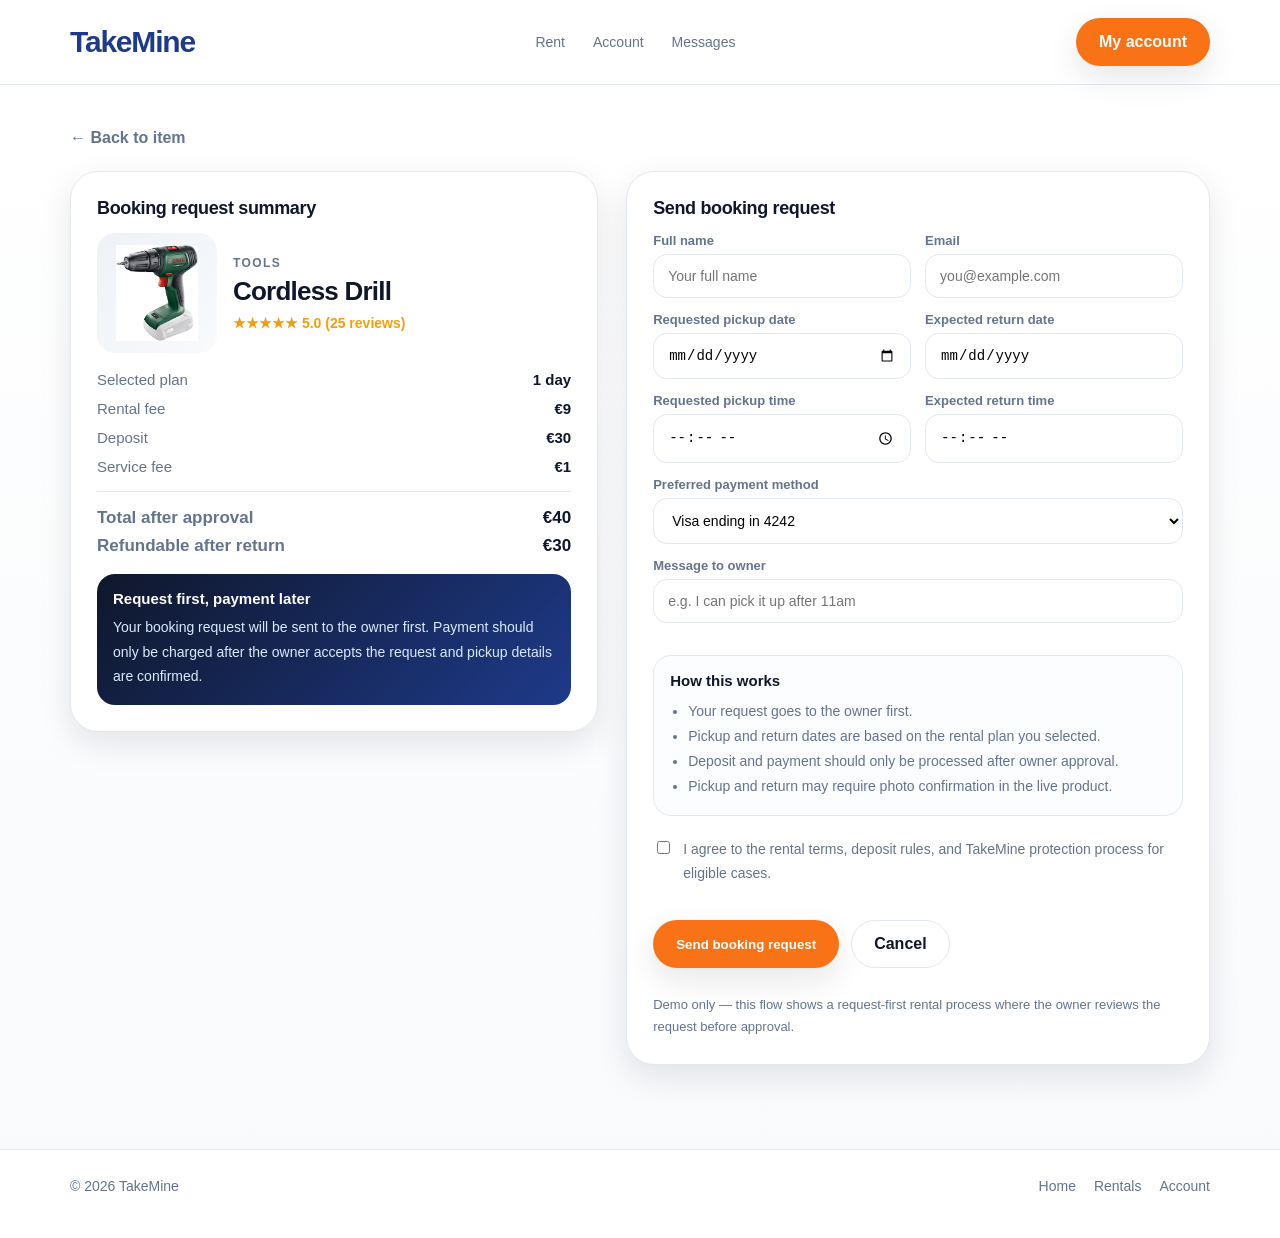
<file: checkout-drill.html>
<!DOCTYPE html>
<html lang="en">
<head>
  <meta charset="UTF-8" />
  <meta name="viewport" content="width=device-width, initial-scale=1.0" />
  <title>Request Booking | Cordless Drill | TakeMine</title>
  <meta name="description" content="Send a booking request for the Cordless Drill on TakeMine." />
  <link rel="stylesheet" href="./styles.css" />
  <style>
    .checkout-page {
      min-height: 100vh;
      background: linear-gradient(180deg, #ffffff 0%, #f8fafc 100%);
      padding: 44px 0 84px;
    }

    .back-link {
      display: inline-flex;
      align-items: center;
      gap: 8px;
      color: var(--muted);
      font-weight: 700;
      margin-bottom: 24px;
    }

    .back-link:hover {
      color: var(--brand);
    }

    .checkout-grid {
      display: grid;
      grid-template-columns: 0.95fr 1.05fr;
      gap: 28px;
      align-items: start;
    }

    .checkout-card {
      background: white;
      border: 1px solid var(--line);
      border-radius: 28px;
      box-shadow: var(--shadow);
      padding: 26px;
    }

    .product-mini {
      display: grid;
      grid-template-columns: 120px 1fr;
      gap: 16px;
      align-items: center;
    }

    .product-mini img {
      width: 100%;
      height: 120px;
      object-fit: contain;
      display: block;
      background: linear-gradient(135deg, #eef2f7 0%, #f8fafc 100%);
      border-radius: 18px;
      padding: 12px;
    }

    .mini-category {
      font-size: 12px;
      text-transform: uppercase;
      letter-spacing: 0.12em;
      color: var(--muted);
      font-weight: 800;
    }

    .mini-title {
      margin-top: 6px;
      font-size: 26px;
      font-weight: 900;
      letter-spacing: -0.03em;
      color: var(--text);
    }

    .mini-rating {
      margin-top: 8px;
      color: #f59e0b;
      font-size: 14px;
      font-weight: 800;
    }

    .section-head {
      font-size: 18px;
      font-weight: 900;
      color: var(--text);
      letter-spacing: -0.02em;
      margin-bottom: 14px;
    }

    .summary-list {
      display: grid;
      gap: 12px;
      margin-top: 18px;
    }

    .summary-row {
      display: flex;
      align-items: center;
      justify-content: space-between;
      gap: 12px;
      color: var(--muted);
      font-size: 15px;
    }

    .summary-row strong {
      color: var(--text);
    }

    .summary-total {
      margin-top: 16px;
      padding-top: 16px;
      border-top: 1px solid var(--line);
    }

    .summary-total .summary-row {
      font-size: 17px;
      font-weight: 800;
    }

    .summary-note {
      margin-top: 18px;
      padding: 16px;
      border-radius: 18px;
      background: linear-gradient(135deg, #0f172a 0%, #1e3a8a 100%);
      color: white;
    }

    .summary-note strong {
      display: block;
      font-size: 15px;
      font-weight: 900;
    }

    .summary-note span {
      display: block;
      margin-top: 8px;
      color: #dbeafe;
      line-height: 1.75;
      font-size: 14px;
    }

    .form-grid {
      display: grid;
      gap: 14px;
    }

    .field label {
      display: block;
      margin-bottom: 6px;
      font-size: 13px;
      font-weight: 700;
      color: var(--muted);
    }

    .field input,
    .field select {
      width: 100%;
      padding: 13px 14px;
      border: 1px solid var(--line);
      border-radius: 14px;
      font-size: 14px;
      background: white;
    }

    .double-grid {
      display: grid;
      grid-template-columns: 1fr 1fr;
      gap: 14px;
    }

    .checkbox-row {
      display: flex;
      align-items: flex-start;
      gap: 10px;
      margin-top: 8px;
      color: var(--muted);
      font-size: 14px;
      line-height: 1.7;
    }

    .checkout-actions {
      margin-top: 20px;
      display: flex;
      flex-wrap: wrap;
      gap: 12px;
    }

    .tiny-note {
      margin-top: 12px;
      font-size: 13px;
      color: var(--muted);
      line-height: 1.7;
    }

    .protection-box {
      margin-top: 18px;
      padding: 16px;
      border: 1px solid var(--line);
      border-radius: 18px;
      background: #fcfdff;
    }

    .protection-box strong {
      display: block;
      font-size: 15px;
      font-weight: 900;
      color: var(--text);
    }

    .protection-box ul {
      margin: 10px 0 0;
      padding-left: 18px;
      color: var(--muted);
    }

    .protection-box li {
      line-height: 1.8;
      font-size: 14px;
    }

    @media (max-width: 980px) {
      .checkout-grid,
      .double-grid,
      .product-mini {
        grid-template-columns: 1fr;
      }
    }
  </style>
</head>
<body>
  <header class="topbar">
    <div class="container topbar-inner">
      <a href="./index.html" class="logo">TakeMine</a>

      <nav class="nav">
        <a href="./rent.html">Rent</a>
        <a href="./account.html">Account</a>
        <a href="./messages.html">Messages</a>
      </nav>

      <a class="btn btn-primary" href="./account.html">My account</a>
    </div>
  </header>

  <main class="checkout-page">
    <div class="container">
      <a href="./drill.html" class="back-link">← Back to item</a>

      <section class="checkout-grid">
        <div class="checkout-card">
          <div class="section-head">Booking request summary</div>

          <div class="product-mini">
            <img src="./drill.png" alt="Cordless Drill" />
            <div>
              <div class="mini-category">Tools</div>
              <div class="mini-title">Cordless Drill</div>
              <div class="mini-rating">★★★★★ 5.0 (25 reviews)</div>
            </div>
          </div>

          <div class="summary-list">
            <div class="summary-row">
              <span>Selected plan</span>
              <strong id="selectedPlan">1 day</strong>
            </div>
            <div class="summary-row">
              <span>Rental fee</span>
              <strong id="rentalFee">€9</strong>
            </div>
            <div class="summary-row">
              <span>Deposit</span>
              <strong id="depositFee">€30</strong>
            </div>
            <div class="summary-row">
              <span>Service fee</span>
              <strong id="serviceFee">€1</strong>
            </div>
          </div>

          <div class="summary-total">
            <div class="summary-row">
              <span>Total after approval</span>
              <strong id="totalAfterApproval">€40</strong>
            </div>
            <div class="summary-row" style="margin-top: 8px;">
              <span>Refundable after return</span>
              <strong id="refundableDeposit">€30</strong>
            </div>
          </div>

          <div class="summary-note">
            <strong>Request first, payment later</strong>
            <span>
              Your booking request will be sent to the owner first. Payment should only be charged
              after the owner accepts the request and pickup details are confirmed.
            </span>
          </div>
        </div>

        <div class="checkout-card">
          <div class="section-head">Send booking request</div>

          <div class="form-grid">
            <div class="double-grid">
              <div class="field">
                <label for="fullName">Full name</label>
                <input id="fullName" type="text" placeholder="Your full name" />
              </div>

              <div class="field">
                <label for="email">Email</label>
                <input id="email" type="email" placeholder="you@example.com" />
              </div>
            </div>

            <div class="double-grid">
              <div class="field">
                <label for="pickupDate">Requested pickup date</label>
                <input id="pickupDate" type="date" />
              </div>

              <div class="field">
                <label for="returnDate">Expected return date</label>
                <input id="returnDate" type="date" readonly />
              </div>
            </div>

            <div class="double-grid">
              <div class="field">
                <label for="pickupTime">Requested pickup time</label>
                <input id="pickupTime" type="time" />
              </div>

              <div class="field">
                <label for="returnTime">Expected return time</label>
                <input id="returnTime" type="time" readonly />
              </div>
            </div>

            <div class="field">
              <label for="paymentMethod">Preferred payment method</label>
              <select id="paymentMethod">
                <option>Visa ending in 4242</option>
                <option>Mastercard ending in 4444</option>
                <option>Add new card</option>
              </select>
            </div>

            <div class="field">
              <label for="pickupNote">Message to owner</label>
              <input id="pickupNote" type="text" placeholder="e.g. I can pick it up after 11am" />
            </div>

            <div class="protection-box">
              <strong>How this works</strong>
              <ul>
                <li>Your request goes to the owner first.</li>
                <li>Pickup and return dates are based on the rental plan you selected.</li>
                <li>Deposit and payment should only be processed after owner approval.</li>
                <li>Pickup and return may require photo confirmation in the live product.</li>
              </ul>
            </div>

            <label class="checkbox-row">
              <input type="checkbox" id="termsCheck" />
              <span>
                I agree to the rental terms, deposit rules, and TakeMine protection process for eligible cases.
              </span>
            </label>

            <div class="checkout-actions">
              <button class="btn btn-primary" type="button" onclick="sendBookingRequest()">Send booking request</button>
              <a class="btn btn-secondary" href="./drill.html">Cancel</a>
            </div>

            <div class="tiny-note">
              Demo only — this flow shows a request-first rental process where the owner reviews the request before approval.
            </div>
          </div>
        </div>
      </section>
    </div>
  </main>

  <footer class="footer">
    <div class="container footer-inner">
      <div>© 2026 TakeMine</div>
      <div class="footer-links">
        <a href="./index.html">Home</a>
        <a href="./rent.html">Rentals</a>
        <a href="./account.html">Account</a>
      </div>
    </div>
  </footer>

  <script>
    const planConfig = {
      "1": { label: "1 day", rental: 9, deposit: 30, service: 1, days: 1 },
      "3": { label: "3 days", rental: 15, deposit: 30, service: 1, days: 3 },
      "7": { label: "7 days", rental: 30, deposit: 30, service: 1, days: 7 },
      "offer": { label: "Custom offer", rental: 0, deposit: 30, service: 1, days: 1 }
    };

    const params = new URLSearchParams(window.location.search);
    const planParam = params.get("plan") || "1";
    const activePlan = planConfig[planParam] || planConfig["1"];

    document.getElementById("selectedPlan").textContent = activePlan.label;
    document.getElementById("rentalFee").textContent = `€${activePlan.rental}`;
    document.getElementById("depositFee").textContent = `€${activePlan.deposit}`;
    document.getElementById("serviceFee").textContent = `€${activePlan.service}`;
    document.getElementById("totalAfterApproval").textContent = `€${activePlan.rental + activePlan.deposit + activePlan.service}`;
    document.getElementById("refundableDeposit").textContent = `€${activePlan.deposit}`;

    const pickupDate = document.getElementById("pickupDate");
    const returnDate = document.getElementById("returnDate");
    const pickupTime = document.getElementById("pickupTime");
    const returnTime = document.getElementById("returnTime");

    function formatDateToInput(date) {
      const year = date.getFullYear();
      const month = String(date.getMonth() + 1).padStart(2, "0");
      const day = String(date.getDate()).padStart(2, "0");
      return `${year}-${month}-${day}`;
    }

    function updateReturnDate() {
      if (!pickupDate.value) return;
      const d = new Date(pickupDate.value);
      d.setDate(d.getDate() + activePlan.days);
      returnDate.value = formatDateToInput(d);
    }

    function updateReturnTime() {
      returnTime.value = pickupTime.value;
    }

    pickupDate.addEventListener("change", updateReturnDate);
    pickupTime.addEventListener("change", updateReturnTime);

    function sendBookingRequest() {
      const fullName = document.getElementById("fullName").value;
      const email = document.getElementById("email").value;
      const pickupNote = document.getElementById("pickupNote").value;
      const termsChecked = document.getElementById("termsCheck").checked;

      if (!fullName || !email) {
        alert("Please complete your name and email.");
        return;
      }

      if (!pickupDate.value || !pickupTime.value) {
        alert("Please select pickup date and pickup time.");
        return;
      }

      if (!termsChecked) {
        alert("Please accept the rental terms first.");
        return;
      }

      const requestUrl =
        `./booking-request-sent.html?item=Cordless%20Drill` +
        `&owner=Anna%20K.` +
        `&plan=${encodeURIComponent(activePlan.label)}` +
        `&pickupDate=${encodeURIComponent(pickupDate.value)}` +
        `&pickupTime=${encodeURIComponent(pickupTime.value)}` +
        `&returnDate=${encodeURIComponent(returnDate.value)}` +
        `&returnTime=${encodeURIComponent(returnTime.value)}` +
        `&deposit=${encodeURIComponent(activePlan.deposit)}` +
        `&total=${encodeURIComponent(activePlan.rental + activePlan.deposit + activePlan.service)}` +
        `&note=${encodeURIComponent(pickupNote)}`;

      window.location.href = requestUrl;
    }
  </script>
</body>
</html>
</file>
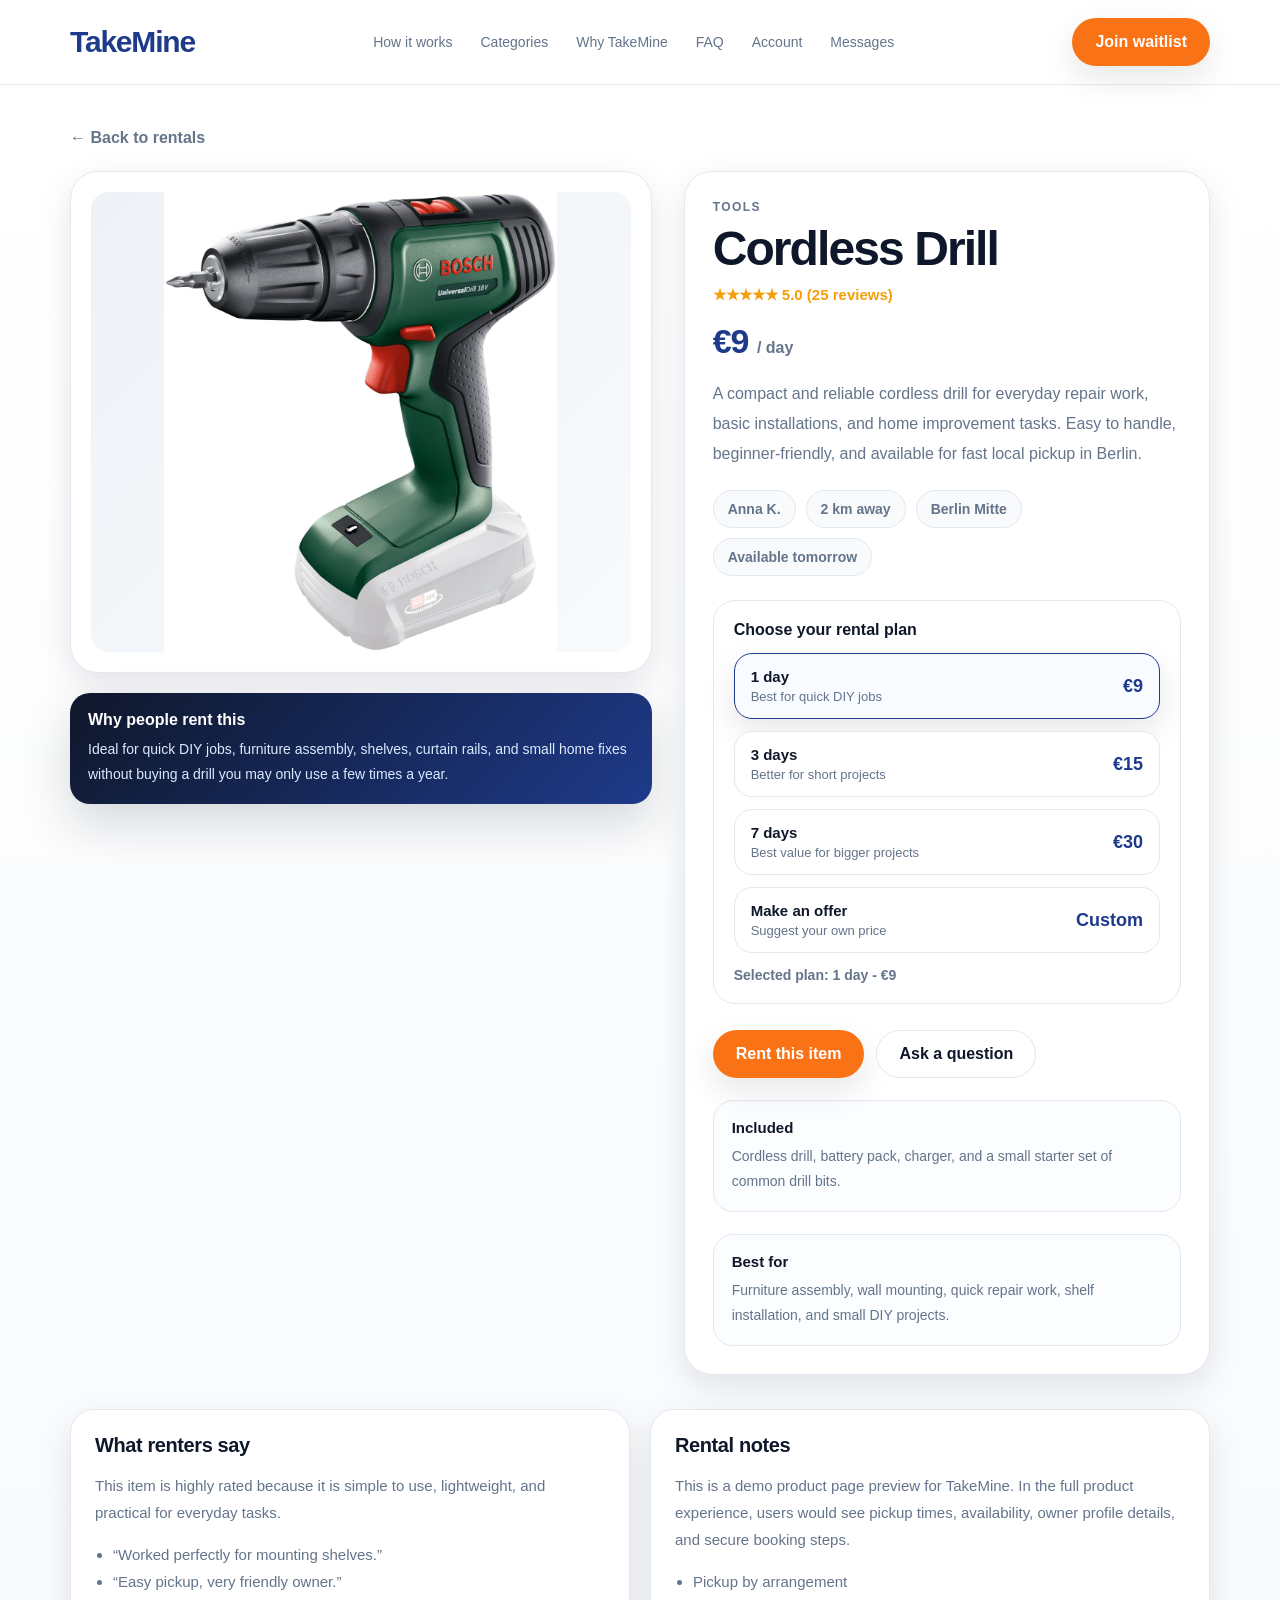
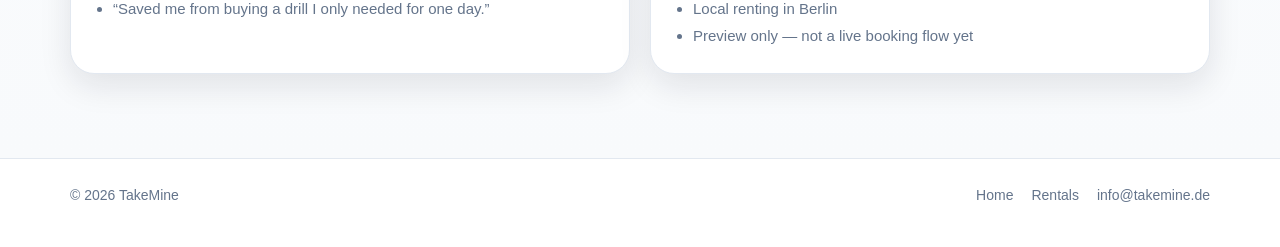
<file: drill.html>
<!DOCTYPE html>
<html lang="en">
<head>
  <meta charset="UTF-8" />
  <meta name="viewport" content="width=device-width, initial-scale=1.0" />
  <title>Cordless Drill | Take Mine</title>
  <meta name="description" content="Preview the Cordless Drill rental detail page on Take Mine." />
  <link rel="stylesheet" href="./styles.css" />
  <style>
    .detail-page {
      min-height: 100vh;
      background: linear-gradient(180deg, #ffffff 0%, #f8fafc 100%);
      padding: 44px 0 84px;
    }

    .back-link {
      display: inline-flex;
      align-items: center;
      gap: 8px;
      color: var(--muted);
      font-weight: 700;
      margin-bottom: 24px;
    }

    .back-link:hover {
      color: var(--brand);
    }

    .detail-grid {
      display: grid;
      grid-template-columns: 1.05fr 0.95fr;
      gap: 32px;
      align-items: start;
    }

    .detail-media {
      background: white;
      border: 1px solid var(--line);
      border-radius: 28px;
      overflow: hidden;
      box-shadow: var(--shadow);
      padding: 20px;
    }

    .detail-media img {
      width: 100%;
      height: 460px;
      display: block;
      object-fit: contain;
      background: linear-gradient(135deg, #eef2f7 0%, #f8fafc 100%);
      border-radius: 18px;
    }

    .detail-panel {
      background: white;
      border: 1px solid var(--line);
      border-radius: 28px;
      padding: 28px;
      box-shadow: var(--shadow);
    }

    .detail-category {
      font-size: 12px;
      text-transform: uppercase;
      letter-spacing: 0.12em;
      color: var(--muted);
      font-weight: 800;
    }

    .detail-title {
      margin: 10px 0 0;
      font-size: clamp(30px, 4vw, 48px);
      line-height: 1.05;
      letter-spacing: -0.04em;
      font-weight: 900;
      color: var(--text);
    }

    .detail-rating {
      margin-top: 12px;
      font-size: 15px;
      color: #f59e0b;
      font-weight: 800;
    }

    .detail-price {
      margin-top: 18px;
      font-size: 34px;
      font-weight: 900;
      color: var(--brand);
      letter-spacing: -0.03em;
    }

    .detail-price span {
      font-size: 16px;
      color: var(--muted);
      font-weight: 700;
      letter-spacing: 0;
    }

    .detail-copy {
      margin-top: 18px;
      color: var(--muted);
      line-height: 1.85;
      font-size: 16px;
    }

    .detail-owner {
      margin-top: 22px;
      display: flex;
      flex-wrap: wrap;
      gap: 10px;
    }

    .owner-chip {
      padding: 10px 14px;
      border-radius: 999px;
      border: 1px solid var(--line);
      background: var(--soft);
      color: var(--muted);
      font-size: 14px;
      font-weight: 700;
    }

    .detail-actions {
      margin-top: 26px;
      display: flex;
      flex-wrap: wrap;
      gap: 12px;
    }

    .detail-box {
      margin-top: 22px;
      border: 1px solid var(--line);
      border-radius: 20px;
      padding: 18px;
      background: #fcfdff;
    }

    .detail-box-title {
      font-size: 15px;
      font-weight: 800;
      color: var(--text);
    }

    .detail-box-text {
      margin-top: 8px;
      color: var(--muted);
      line-height: 1.75;
      font-size: 14px;
    }

    .detail-lower {
      margin-top: 34px;
      display: grid;
      grid-template-columns: 1fr 1fr;
      gap: 20px;
    }

    .info-card {
      background: white;
      border: 1px solid var(--line);
      border-radius: 24px;
      padding: 24px;
      box-shadow: var(--shadow);
    }

    .info-card h3 {
      margin: 0;
      font-size: 20px;
      font-weight: 900;
      letter-spacing: -0.02em;
    }

    .info-card p,
    .info-card li {
      color: var(--muted);
      line-height: 1.8;
      font-size: 15px;
    }

    .info-card ul {
      margin: 14px 0 0;
      padding-left: 18px;
    }

    .sticky-note {
      margin-top: 20px;
      padding: 18px;
      border-radius: 20px;
      background: linear-gradient(135deg, #0f172a 0%, #1e3a8a 100%);
      color: white;
      box-shadow: var(--shadow-strong);
    }

    .sticky-note strong {
      display: block;
      font-size: 16px;
      font-weight: 900;
    }

    .sticky-note span {
      display: block;
      margin-top: 8px;
      color: #dbeafe;
      line-height: 1.75;
      font-size: 14px;
    }

    .pricing-box {
      margin-top: 24px;
      border: 1px solid var(--line);
      border-radius: 22px;
      padding: 20px;
      background: #ffffff;
    }

    .pricing-title {
      font-size: 16px;
      font-weight: 900;
      color: var(--text);
      margin-bottom: 14px;
    }

    .pricing-options {
      display: grid;
      gap: 12px;
    }

    .pricing-option {
      border: 1px solid var(--line);
      border-radius: 18px;
      padding: 14px 16px;
      background: #fff;
      display: flex;
      align-items: center;
      justify-content: space-between;
      gap: 14px;
      cursor: pointer;
      transition: 0.2s ease;
    }

    .pricing-option:hover {
      border-color: var(--brand);
      box-shadow: var(--shadow);
    }

    .pricing-option input {
      display: none;
    }

    .pricing-option.active {
      border-color: var(--brand);
      background: #f8fbff;
      box-shadow: var(--shadow);
    }

    .pricing-left {
      display: flex;
      flex-direction: column;
      gap: 4px;
    }

    .pricing-name {
      font-size: 15px;
      font-weight: 800;
      color: var(--text);
    }

    .pricing-note {
      font-size: 13px;
      color: var(--muted);
    }

    .pricing-value {
      font-size: 18px;
      font-weight: 900;
      color: var(--brand);
      white-space: nowrap;
    }

    .offer-box {
      margin-top: 14px;
      padding: 16px;
      border: 1px solid var(--line);
      border-radius: 18px;
      background: #fcfdff;
      display: none;
    }

    .offer-box.active {
      display: block;
    }

    .offer-grid {
      display: grid;
      grid-template-columns: 1fr 1fr;
      gap: 12px;
      margin-top: 12px;
    }

    .offer-field label {
      display: block;
      font-size: 13px;
      font-weight: 700;
      color: var(--muted);
      margin-bottom: 6px;
    }

    .offer-field select,
    .offer-field input {
      width: 100%;
      padding: 12px 14px;
      border: 1px solid var(--line);
      border-radius: 12px;
      font-size: 14px;
      background: white;
    }

    .offer-submit {
      margin-top: 14px;
    }

    .selected-plan {
      margin-top: 14px;
      font-size: 14px;
      color: var(--muted);
      font-weight: 700;
    }

    @media (max-width: 980px) {
      .detail-grid,
      .detail-lower {
        grid-template-columns: 1fr;
      }

      .detail-media img {
        height: 360px;
      }
    }

    @media (max-width: 640px) {
      .detail-media {
        padding: 14px;
      }

      .detail-media img {
        height: 280px;
      }

      .detail-actions .btn {
        width: 100%;
      }

      .offer-grid {
        grid-template-columns: 1fr;
      }
    }
  </style>
</head>
<body>
  <header class="topbar">
    <div class="container topbar-inner">
      <a href="./index.html" class="logo">TakeMine</a>

      <nav class="nav">
        <a href="./index.html#how">How it works</a>
        <a href="./index.html#categories">Categories</a>
        <a href="./index.html#why">Why TakeMine</a>
        <a href="./index.html#faq">FAQ</a>
        <a href="./account.html">Account</a>
        <a href="./messages.html">Messages</a>
      </nav>

      <a class="btn btn-primary" href="https://tally.so/r/q4OkD7?type=rent" target="_blank" rel="noopener noreferrer">
        Join waitlist
      </a>
    </div>
  </header>

  <main class="detail-page">
    <div class="container">
      <a href="./rent.html" class="back-link">← Back to rentals</a>

      <section class="detail-grid">
        <div>
          <div class="detail-media">
            <img src="./drill.png" alt="Cordless Drill" />
          </div>

          <div class="sticky-note">
            <strong>Why people rent this</strong>
            <span>
              Ideal for quick DIY jobs, furniture assembly, shelves, curtain rails,
              and small home fixes without buying a drill you may only use a few times a year.
            </span>
          </div>
        </div>

        <div class="detail-panel">
          <div class="detail-category">Tools</div>
          <h1 class="detail-title">Cordless Drill</h1>

          <div class="detail-rating">★★★★★ 5.0 (25 reviews)</div>

          <div class="detail-price">
            €9 <span>/ day</span>
          </div>

          <p class="detail-copy">
            A compact and reliable cordless drill for everyday repair work, basic installations,
            and home improvement tasks. Easy to handle, beginner-friendly, and available for
            fast local pickup in Berlin.
          </p>

          <div class="detail-owner">
            <a href="./anna-k.html" class="owner-chip">Anna K.</a>
            <span class="owner-chip">2 km away</span>
            <span class="owner-chip">Berlin Mitte</span>
            <span class="owner-chip">Available tomorrow</span>
          </div>

          <div class="pricing-box">
            <div class="pricing-title">Choose your rental plan</div>

            <div class="pricing-options">
              <label class="pricing-option active">
                <input type="radio" name="pricing" value="1" checked />
                <div class="pricing-left">
                  <span class="pricing-name">1 day</span>
                  <span class="pricing-note">Best for quick DIY jobs</span>
                </div>
                <div class="pricing-value">€9</div>
              </label>

              <label class="pricing-option">
                <input type="radio" name="pricing" value="3" />
                <div class="pricing-left">
                  <span class="pricing-name">3 days</span>
                  <span class="pricing-note">Better for short projects</span>
                </div>
                <div class="pricing-value">€15</div>
              </label>

              <label class="pricing-option">
                <input type="radio" name="pricing" value="7" />
                <div class="pricing-left">
                  <span class="pricing-name">7 days</span>
                  <span class="pricing-note">Best value for bigger projects</span>
                </div>
                <div class="pricing-value">€30</div>
              </label>

              <label class="pricing-option" id="offerOption">
                <input type="radio" name="pricing" value="offer" />
                <div class="pricing-left">
                  <span class="pricing-name">Make an offer</span>
                  <span class="pricing-note">Suggest your own price</span>
                </div>
                <div class="pricing-value">Custom</div>
              </label>
            </div>

            <div class="offer-box" id="offerBox">
              <div class="offer-field">
                <label for="offerPeriod">Offer type</label>
                <select id="offerPeriod">
                  <option value="1">1 day</option>
                  <option value="3">3 days</option>
                  <option value="7">7 days</option>
                </select>
              </div>

              <div class="offer-grid">
                <div class="offer-field">
                  <label for="offerPrice">Your price (€)</label>
                  <input id="offerPrice" type="number" min="1" placeholder="Enter your offer" />
                </div>

                <div class="offer-field">
                  <label for="offerNote">Optional note</label>
                  <input id="offerNote" type="text" placeholder="e.g. Need it for 3 days" />
                </div>
              </div>

              <div class="offer-submit">
                <button class="btn btn-secondary" type="button" onclick="submitOffer()">Send offer</button>
              </div>
            </div>

            <div class="selected-plan" id="selectedPlanText">Selected plan: 1 day - €9</div>
          </div>

          <div class="detail-actions">
            <a class="btn btn-primary" href="./checkout-drill.html" id="rentButton">
              Rent this item
            </a>
            <a class="btn btn-secondary" href="mailto:info@takemine.de?subject=Question%20about%20the%20Cordless%20Drill">
              Ask a question
            </a>
          </div>

          <div class="detail-box">
            <div class="detail-box-title">Included</div>
            <div class="detail-box-text">
              Cordless drill, battery pack, charger, and a small starter set of common drill bits.
            </div>
          </div>

          <div class="detail-box">
            <div class="detail-box-title">Best for</div>
            <div class="detail-box-text">
              Furniture assembly, wall mounting, quick repair work, shelf installation, and small DIY projects.
            </div>
          </div>
        </div>
      </section>

      <section class="detail-lower">
        <div class="info-card">
          <h3>What renters say</h3>
          <p>
            This item is highly rated because it is simple to use, lightweight, and practical
            for everyday tasks.
          </p>
          <ul>
            <li>“Worked perfectly for mounting shelves.”</li>
            <li>“Easy pickup, very friendly owner.”</li>
            <li>“Saved me from buying a drill I only needed for one day.”</li>
          </ul>
        </div>

        <div class="info-card">
          <h3>Rental notes</h3>
          <p>
            This is a demo product page preview for TakeMine. In the full product experience,
            users would see pickup times, availability, owner profile details, and secure booking steps.
          </p>
          <ul>
            <li>Pickup by arrangement</li>
            <li>Local renting in Berlin</li>
            <li>Preview only — not a live booking flow yet</li>
          </ul>
        </div>
      </section>
    </div>
  </main>

  <footer class="footer">
    <div class="container footer-inner">
      <div>© 2026 TakeMine</div>
      <div class="footer-links">
        <a href="./index.html">Home</a>
        <a href="./rent.html">Rentals</a>
        <a href="mailto:info@takemine.de">info@takemine.de</a>
      </div>
    </div>
  </footer>

  <script src="./script.js"></script>
  <script>
    const pricingOptions = document.querySelectorAll('.pricing-option');
    const pricingInputs = document.querySelectorAll('input[name="pricing"]');
    const offerBox = document.getElementById('offerBox');
    const selectedPlanText = document.getElementById('selectedPlanText');
    const rentButton = document.getElementById('rentButton');

    const planMap = {
      "1": { label: "1 day", price: 9 },
      "3": { label: "3 days", price: 15 },
      "7": { label: "7 days", price: 30 }
    };

    function updateRentButton(planValue) {
      if (planValue === "offer") {
        rentButton.href = "./checkout-drill.html?plan=offer";
        return;
      }
      rentButton.href = `./checkout-drill.html?plan=${planValue}`;
    }

    pricingInputs.forEach((input) => {
      input.addEventListener('change', () => {
        pricingOptions.forEach((option) => option.classList.remove('active'));
        input.closest('.pricing-option').classList.add('active');

        if (input.value === 'offer') {
          offerBox.classList.add('active');
          selectedPlanText.textContent = 'Selected plan: Make an offer';
        } else {
          offerBox.classList.remove('active');
          selectedPlanText.textContent = `Selected plan: ${planMap[input.value].label} - €${planMap[input.value].price}`;
        }

        updateRentButton(input.value);
      });
    });

    function submitOffer() {
      const period = document.getElementById('offerPeriod').value;
      const price = document.getElementById('offerPrice').value;
      const note = document.getElementById('offerNote').value;

      if (!price) {
        alert('Please enter your offer price.');
        return;
      }

      alert(`Offer sent: ${period} day(s) - €${price}${note ? ' | Note: ' + note : ''}`);
    }

    updateRentButton("1");
  </script>
</body>
</html>
</file>
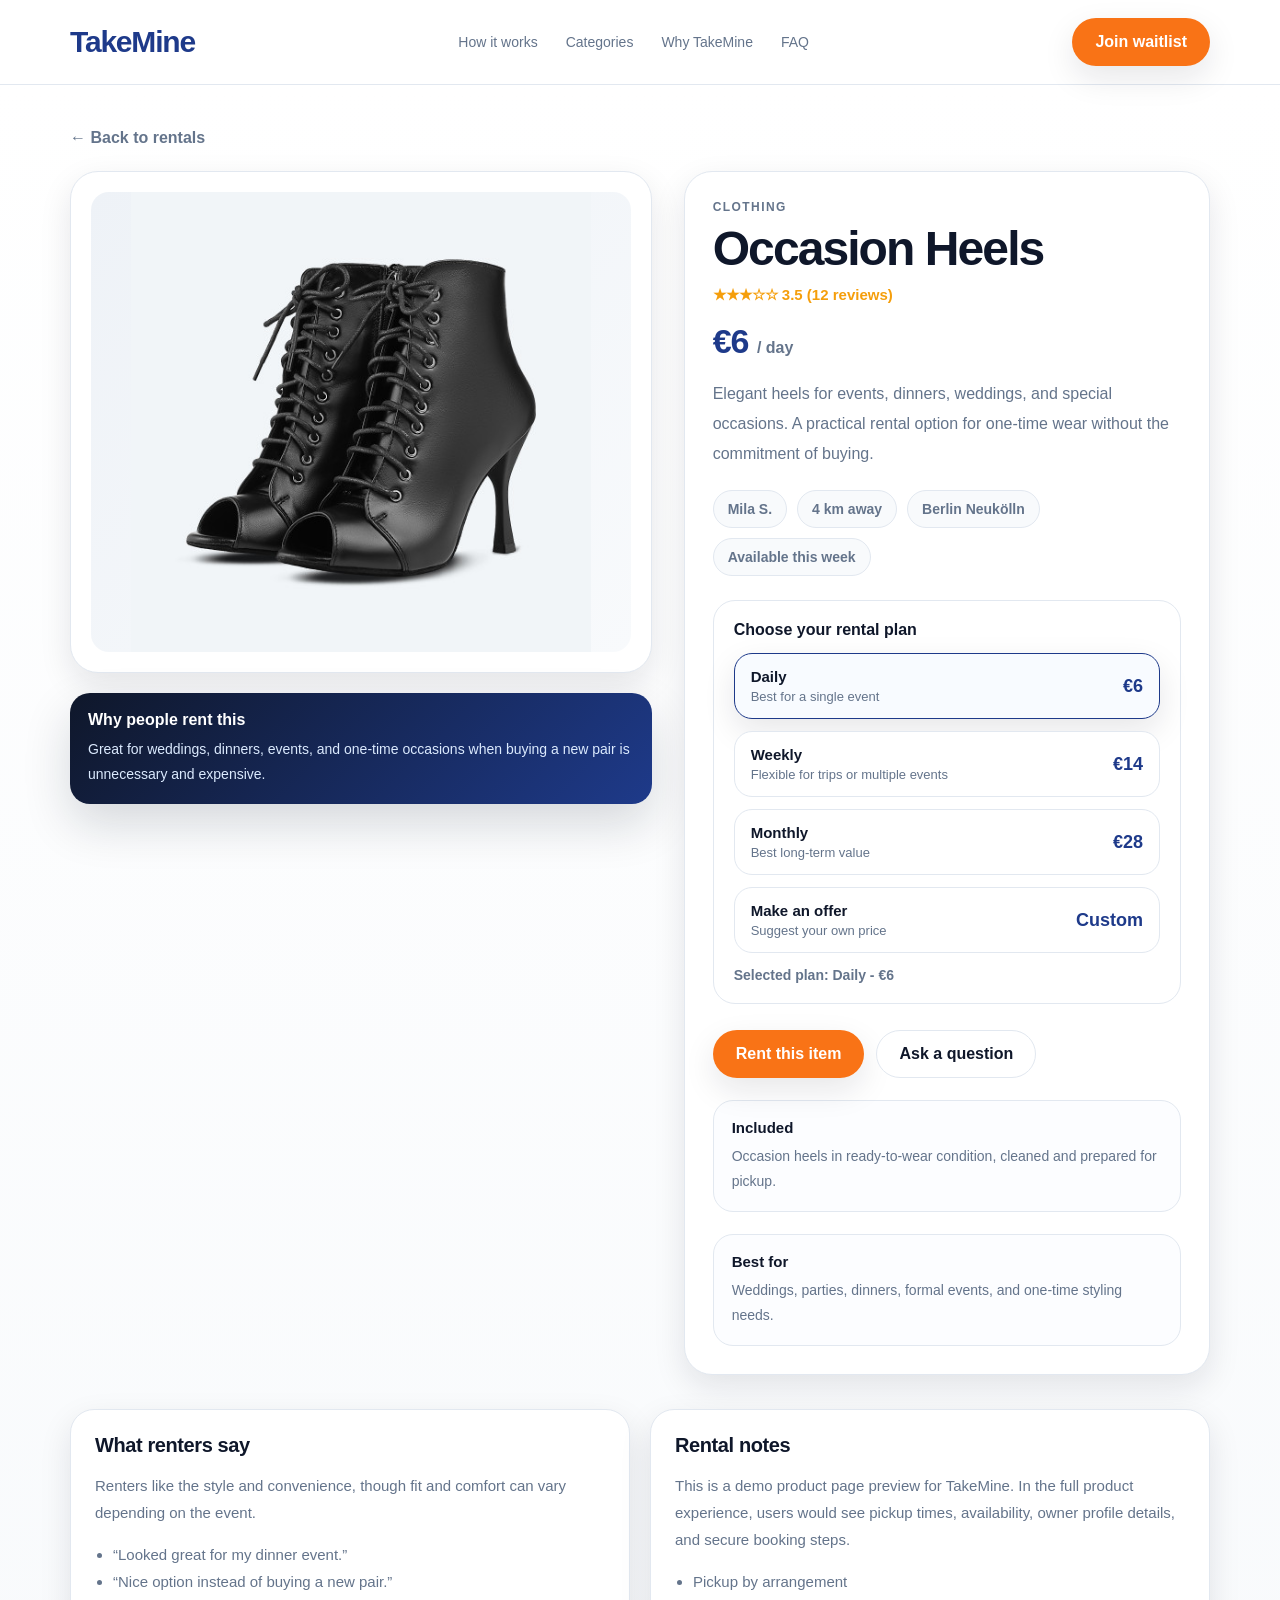
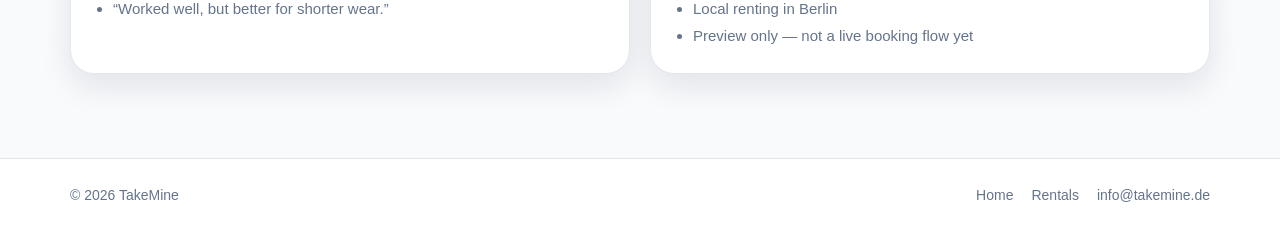
<file: heels.html>
<!DOCTYPE html>
<html lang="en">
<head>
  <meta charset="UTF-8" />
  <meta name="viewport" content="width=device-width, initial-scale=1.0" />
  <title>Occasion Heels | Take Mine</title>
  <meta name="description" content="Preview the Occasion Heels rental detail page on Take Mine." />
  <link rel="stylesheet" href="./styles.css" />
  <style>
    .detail-page {
      min-height: 100vh;
      background: linear-gradient(180deg, #ffffff 0%, #f8fafc 100%);
      padding: 44px 0 84px;
    }

    .back-link {
      display: inline-flex;
      align-items: center;
      gap: 8px;
      color: var(--muted);
      font-weight: 700;
      margin-bottom: 24px;
    }

    .back-link:hover {
      color: var(--brand);
    }

    .detail-grid {
      display: grid;
      grid-template-columns: 1.05fr 0.95fr;
      gap: 32px;
      align-items: start;
    }

    .detail-media {
      background: white;
      border: 1px solid var(--line);
      border-radius: 28px;
      overflow: hidden;
      box-shadow: var(--shadow);
      padding: 20px;
    }

    .detail-media img {
      width: 100%;
      height: 460px;
      display: block;
      object-fit: contain;
      background: linear-gradient(135deg, #eef2f7 0%, #f8fafc 100%);
      border-radius: 18px;
    }

    .detail-panel {
      background: white;
      border: 1px solid var(--line);
      border-radius: 28px;
      padding: 28px;
      box-shadow: var(--shadow);
    }

    .detail-category {
      font-size: 12px;
      text-transform: uppercase;
      letter-spacing: 0.12em;
      color: var(--muted);
      font-weight: 800;
    }

    .detail-title {
      margin: 10px 0 0;
      font-size: clamp(30px, 4vw, 48px);
      line-height: 1.05;
      letter-spacing: -0.04em;
      font-weight: 900;
      color: var(--text);
    }

    .detail-rating {
      margin-top: 12px;
      font-size: 15px;
      color: #f59e0b;
      font-weight: 800;
    }

    .detail-price {
      margin-top: 18px;
      font-size: 34px;
      font-weight: 900;
      color: var(--brand);
      letter-spacing: -0.03em;
    }

    .detail-price span {
      font-size: 16px;
      color: var(--muted);
      font-weight: 700;
      letter-spacing: 0;
    }

    .detail-copy {
      margin-top: 18px;
      color: var(--muted);
      line-height: 1.85;
      font-size: 16px;
    }

    .detail-owner {
      margin-top: 22px;
      display: flex;
      flex-wrap: wrap;
      gap: 10px;
    }

    .owner-chip {
      padding: 10px 14px;
      border-radius: 999px;
      border: 1px solid var(--line);
      background: var(--soft);
      color: var(--muted);
      font-size: 14px;
      font-weight: 700;
    }

    .detail-actions {
      margin-top: 26px;
      display: flex;
      flex-wrap: wrap;
      gap: 12px;
    }

    .detail-box {
      margin-top: 22px;
      border: 1px solid var(--line);
      border-radius: 20px;
      padding: 18px;
      background: #fcfdff;
    }

    .detail-box-title {
      font-size: 15px;
      font-weight: 800;
      color: var(--text);
    }

    .detail-box-text {
      margin-top: 8px;
      color: var(--muted);
      line-height: 1.75;
      font-size: 14px;
    }

    .detail-lower {
      margin-top: 34px;
      display: grid;
      grid-template-columns: 1fr 1fr;
      gap: 20px;
    }

    .info-card {
      background: white;
      border: 1px solid var(--line);
      border-radius: 24px;
      padding: 24px;
      box-shadow: var(--shadow);
    }

    .info-card h3 {
      margin: 0;
      font-size: 20px;
      font-weight: 900;
      letter-spacing: -0.02em;
    }

    .info-card p,
    .info-card li {
      color: var(--muted);
      line-height: 1.8;
      font-size: 15px;
    }

    .info-card ul {
      margin: 14px 0 0;
      padding-left: 18px;
    }

    .sticky-note {
      margin-top: 20px;
      padding: 18px;
      border-radius: 20px;
      background: linear-gradient(135deg, #0f172a 0%, #1e3a8a 100%);
      color: white;
      box-shadow: var(--shadow-strong);
    }

    .sticky-note strong {
      display: block;
      font-size: 16px;
      font-weight: 900;
    }

    .sticky-note span {
      display: block;
      margin-top: 8px;
      color: #dbeafe;
      line-height: 1.75;
      font-size: 14px;
    }

    .pricing-box {
      margin-top: 24px;
      border: 1px solid var(--line);
      border-radius: 22px;
      padding: 20px;
      background: #ffffff;
    }

    .pricing-title {
      font-size: 16px;
      font-weight: 900;
      color: var(--text);
      margin-bottom: 14px;
    }

    .pricing-options {
      display: grid;
      gap: 12px;
    }

    .pricing-option {
      border: 1px solid var(--line);
      border-radius: 18px;
      padding: 14px 16px;
      background: #fff;
      display: flex;
      align-items: center;
      justify-content: space-between;
      gap: 14px;
      cursor: pointer;
      transition: 0.2s ease;
    }

    .pricing-option:hover {
      border-color: var(--brand);
      box-shadow: var(--shadow);
    }

    .pricing-option input {
      display: none;
    }

    .pricing-option.active {
      border-color: var(--brand);
      background: #f8fbff;
      box-shadow: var(--shadow);
    }

    .pricing-left {
      display: flex;
      flex-direction: column;
      gap: 4px;
    }

    .pricing-name {
      font-size: 15px;
      font-weight: 800;
      color: var(--text);
    }

    .pricing-note {
      font-size: 13px;
      color: var(--muted);
    }

    .pricing-value {
      font-size: 18px;
      font-weight: 900;
      color: var(--brand);
      white-space: nowrap;
    }

    .offer-box {
      margin-top: 14px;
      padding: 16px;
      border: 1px solid var(--line);
      border-radius: 18px;
      background: #fcfdff;
      display: none;
    }

    .offer-box.active {
      display: block;
    }

    .offer-grid {
      display: grid;
      grid-template-columns: 1fr 1fr;
      gap: 12px;
      margin-top: 12px;
    }

    .offer-field label {
      display: block;
      font-size: 13px;
      font-weight: 700;
      color: var(--muted);
      margin-bottom: 6px;
    }

    .offer-field select,
    .offer-field input {
      width: 100%;
      padding: 12px 14px;
      border: 1px solid var(--line);
      border-radius: 12px;
      font-size: 14px;
      background: white;
    }

    .offer-submit {
      margin-top: 14px;
    }

    .selected-plan {
      margin-top: 14px;
      font-size: 14px;
      color: var(--muted);
      font-weight: 700;
    }

    @media (max-width: 980px) {
      .detail-grid,
      .detail-lower {
        grid-template-columns: 1fr;
      }

      .detail-media img {
        height: 360px;
      }
    }

    @media (max-width: 640px) {
      .detail-media {
        padding: 14px;
      }

      .detail-media img {
        height: 280px;
      }

      .detail-actions .btn {
        width: 100%;
      }

      .offer-grid {
        grid-template-columns: 1fr;
      }
    }
  </style>
</head>
<body>
  <header class="topbar">
    <div class="container topbar-inner">
      <a href="./index.html" class="logo">TakeMine</a>

      <nav class="nav">
        <a href="./index.html#how">How it works</a>
        <a href="./index.html#categories">Categories</a>
        <a href="./index.html#why">Why TakeMine</a>
        <a href="./index.html#faq">FAQ</a>
      </nav>

      <a class="btn btn-primary" href="https://tally.so/r/q4OkD7?type=rent" target="_blank" rel="noopener noreferrer">
        Join waitlist
      </a>
    </div>
  </header>

  <main class="detail-page">
    <div class="container">
      <a href="./rent.html" class="back-link">← Back to rentals</a>

      <section class="detail-grid">
        <div>
          <div class="detail-media">
            <img src="./heels.png" alt="Occasion Heels" />
          </div>

          <div class="sticky-note">
            <strong>Why people rent this</strong>
            <span>
              Great for weddings, dinners, events, and one-time occasions when buying a new pair
              is unnecessary and expensive.
            </span>
          </div>
        </div>

        <div class="detail-panel">
          <div class="detail-category">Clothing</div>
          <h1 class="detail-title">Occasion Heels</h1>

          <div class="detail-rating">★★★☆☆ 3.5 (12 reviews)</div>

          <div class="detail-price">
            €6 <span>/ day</span>
          </div>

          <p class="detail-copy">
            Elegant heels for events, dinners, weddings, and special occasions.
            A practical rental option for one-time wear without the commitment of buying.
          </p>

          <div class="detail-owner">
            <span class="owner-chip">Mila S.</span>
            <span class="owner-chip">4 km away</span>
            <span class="owner-chip">Berlin Neukölln</span>
            <span class="owner-chip">Available this week</span>
          </div>

          <div class="pricing-box">
            <div class="pricing-title">Choose your rental plan</div>

            <div class="pricing-options">
              <label class="pricing-option active">
                <input type="radio" name="pricing" value="Daily - €6" checked />
                <div class="pricing-left">
                  <span class="pricing-name">Daily</span>
                  <span class="pricing-note">Best for a single event</span>
                </div>
                <div class="pricing-value">€6</div>
              </label>

              <label class="pricing-option">
                <input type="radio" name="pricing" value="Weekly - €14" />
                <div class="pricing-left">
                  <span class="pricing-name">Weekly</span>
                  <span class="pricing-note">Flexible for trips or multiple events</span>
                </div>
                <div class="pricing-value">€14</div>
              </label>

              <label class="pricing-option">
                <input type="radio" name="pricing" value="Monthly - €28" />
                <div class="pricing-left">
                  <span class="pricing-name">Monthly</span>
                  <span class="pricing-note">Best long-term value</span>
                </div>
                <div class="pricing-value">€28</div>
              </label>

              <label class="pricing-option">
                <input type="radio" name="pricing" value="Offer" />
                <div class="pricing-left">
                  <span class="pricing-name">Make an offer</span>
                  <span class="pricing-note">Suggest your own price</span>
                </div>
                <div class="pricing-value">Custom</div>
              </label>
            </div>

            <div class="offer-box" id="offerBox">
              <div class="offer-field">
                <label for="offerPeriod">Offer type</label>
                <select id="offerPeriod">
                  <option value="Daily">Daily</option>
                  <option value="Weekly">Weekly</option>
                  <option value="Monthly">Monthly</option>
                </select>
              </div>

              <div class="offer-grid">
                <div class="offer-field">
                  <label for="offerPrice">Your price (€)</label>
                  <input id="offerPrice" type="number" min="1" placeholder="Enter your offer" />
                </div>

                <div class="offer-field">
                  <label for="offerNote">Optional note</label>
                  <input id="offerNote" type="text" placeholder="e.g. Need it for one wedding night" />
                </div>
              </div>

              <div class="offer-submit">
                <button class="btn btn-secondary" type="button" onclick="submitOffer()">Send offer</button>
              </div>
            </div>

            <div class="selected-plan" id="selectedPlanText">Selected plan: Daily - €6</div>
          </div>

          <div class="detail-actions">
            <a class="btn btn-primary" href="https://tally.so/r/q4OkD7?type=rent" target="_blank" rel="noopener noreferrer">
              Rent this item
            </a>
            <a class="btn btn-secondary" href="mailto:info@takemine.de?subject=Question%20about%20the%20Occasion%20Heels">
              Ask a question
            </a>
          </div>

          <div class="detail-box">
            <div class="detail-box-title">Included</div>
            <div class="detail-box-text">
              Occasion heels in ready-to-wear condition, cleaned and prepared for pickup.
            </div>
          </div>

          <div class="detail-box">
            <div class="detail-box-title">Best for</div>
            <div class="detail-box-text">
              Weddings, parties, dinners, formal events, and one-time styling needs.
            </div>
          </div>
        </div>
      </section>

      <section class="detail-lower">
        <div class="info-card">
          <h3>What renters say</h3>
          <p>
            Renters like the style and convenience, though fit and comfort can vary depending on the event.
          </p>
          <ul>
            <li>“Looked great for my dinner event.”</li>
            <li>“Nice option instead of buying a new pair.”</li>
            <li>“Worked well, but better for shorter wear.”</li>
          </ul>
        </div>

        <div class="info-card">
          <h3>Rental notes</h3>
          <p>
            This is a demo product page preview for TakeMine. In the full product experience,
            users would see pickup times, availability, owner profile details, and secure booking steps.
          </p>
          <ul>
            <li>Pickup by arrangement</li>
            <li>Local renting in Berlin</li>
            <li>Preview only — not a live booking flow yet</li>
          </ul>
        </div>
      </section>
    </div>
  </main>

  <footer class="footer">
    <div class="container footer-inner">
      <div>© 2026 TakeMine</div>
      <div class="footer-links">
        <a href="./index.html">Home</a>
        <a href="./rent.html">Rentals</a>
        <a href="mailto:info@takemine.de">info@takemine.de</a>
      </div>
    </div>
  </footer>

  <script src="./script.js"></script>
  <script>
    const pricingOptions = document.querySelectorAll('.pricing-option');
    const pricingInputs = document.querySelectorAll('input[name="pricing"]');
    const offerBox = document.getElementById('offerBox');
    const selectedPlanText = document.getElementById('selectedPlanText');

    pricingInputs.forEach((input) => {
      input.addEventListener('change', () => {
        pricingOptions.forEach((option) => option.classList.remove('active'));
        input.closest('.pricing-option').classList.add('active');

        if (input.value === 'Offer') {
          offerBox.classList.add('active');
          selectedPlanText.textContent = 'Selected plan: Make an offer';
        } else {
          offerBox.classList.remove('active');
          selectedPlanText.textContent = `Selected plan: ${input.value}`;
        }
      });
    });

    function submitOffer() {
      const period = document.getElementById('offerPeriod').value;
      const price = document.getElementById('offerPrice').value;
      const note = document.getElementById('offerNote').value;

      if (!price) {
        alert('Please enter your offer price.');
        return;
      }

      alert(`Offer sent: ${period} - €${price}${note ? ' | Note: ' + note : ''}`);
    }
  </script>
</body>
</html>
</file>
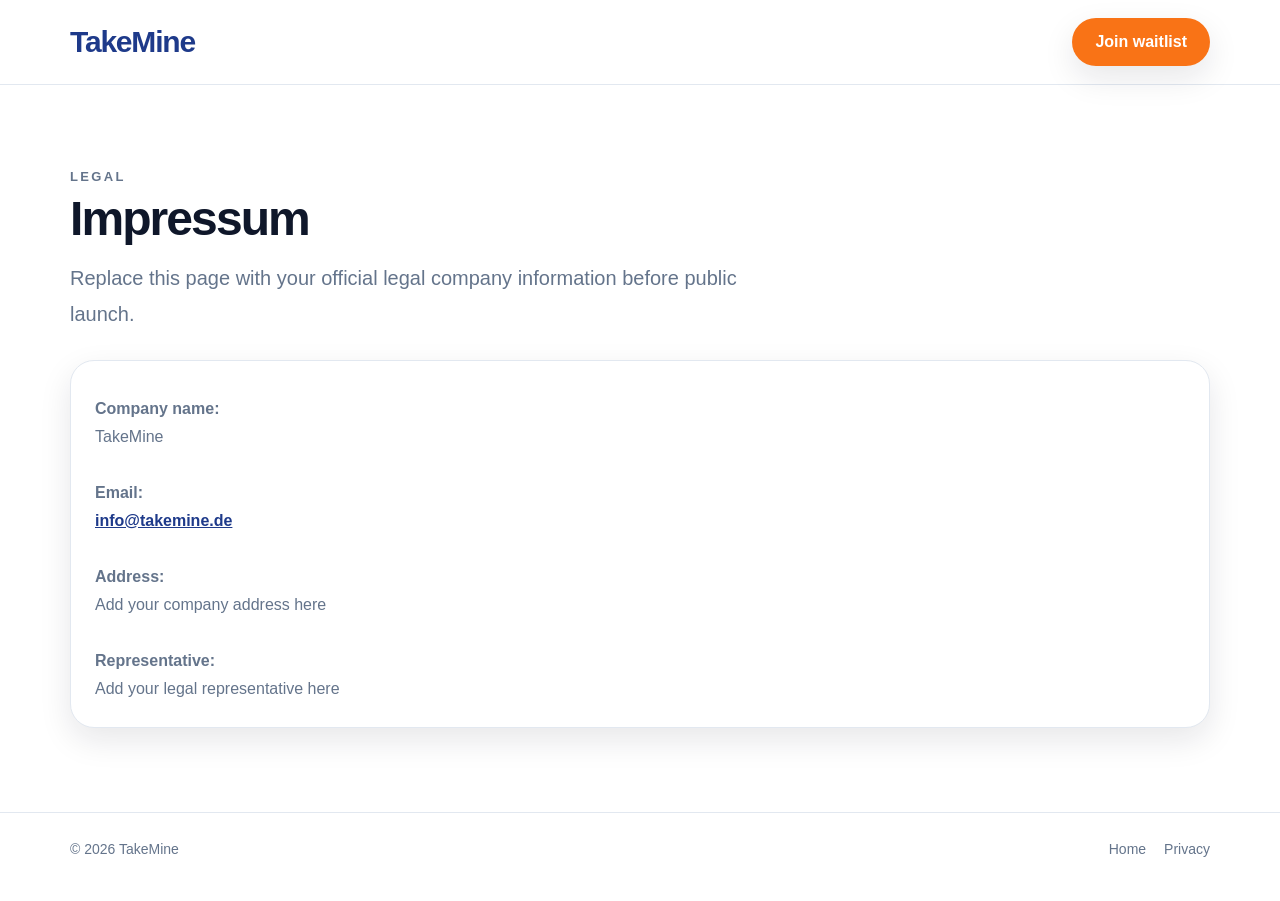
<file: impressum.html>
<!DOCTYPE html>
<html lang="en">
<head>
  <meta charset="UTF-8" />
  <meta name="viewport" content="width=device-width, initial-scale=1.0" />
  <title>Impressum | TakeMine</title>
  <link rel="stylesheet" href="styles.css" />
</head>
<body>
  <header class="topbar">
    <div class="container topbar-inner">
      <a href="index.html" class="logo">TakeMine</a>
      <a class="btn btn-primary" href="https://tally.so/r/q4OkD7" target="_blank" rel="noopener noreferrer">
        Join waitlist
      </a>
    </div>
  </header>

  <main class="section">
    <div class="container">
      <div class="section-label">Legal</div>
      <h1 class="section-title">Impressum</h1>

      <p class="subtext subtext-small">
        Replace this page with your official legal company information before public launch.
      </p>

      <div class="faq-item" style="margin-top: 28px;">
        <div class="faq-a">
          <strong>Company name:</strong><br />
          TakeMine
          <br /><br />

          <strong>Email:</strong><br />
          <a class="mail-link" href="mailto:info@takemine.de">info@takemine.de</a>
          <br /><br />

          <strong>Address:</strong><br />
          Add your company address here
          <br /><br />

          <strong>Representative:</strong><br />
          Add your legal representative here
        </div>
      </div>
    </div>
  </main>

  <footer class="footer">
    <div class="container footer-inner">
      <div>© 2026 TakeMine</div>
      <div class="footer-links">
        <a href="index.html">Home</a>
        <a href="privacy.html">Privacy</a>
      </div>
    </div>
  </footer>
</body>
</html>
</file>
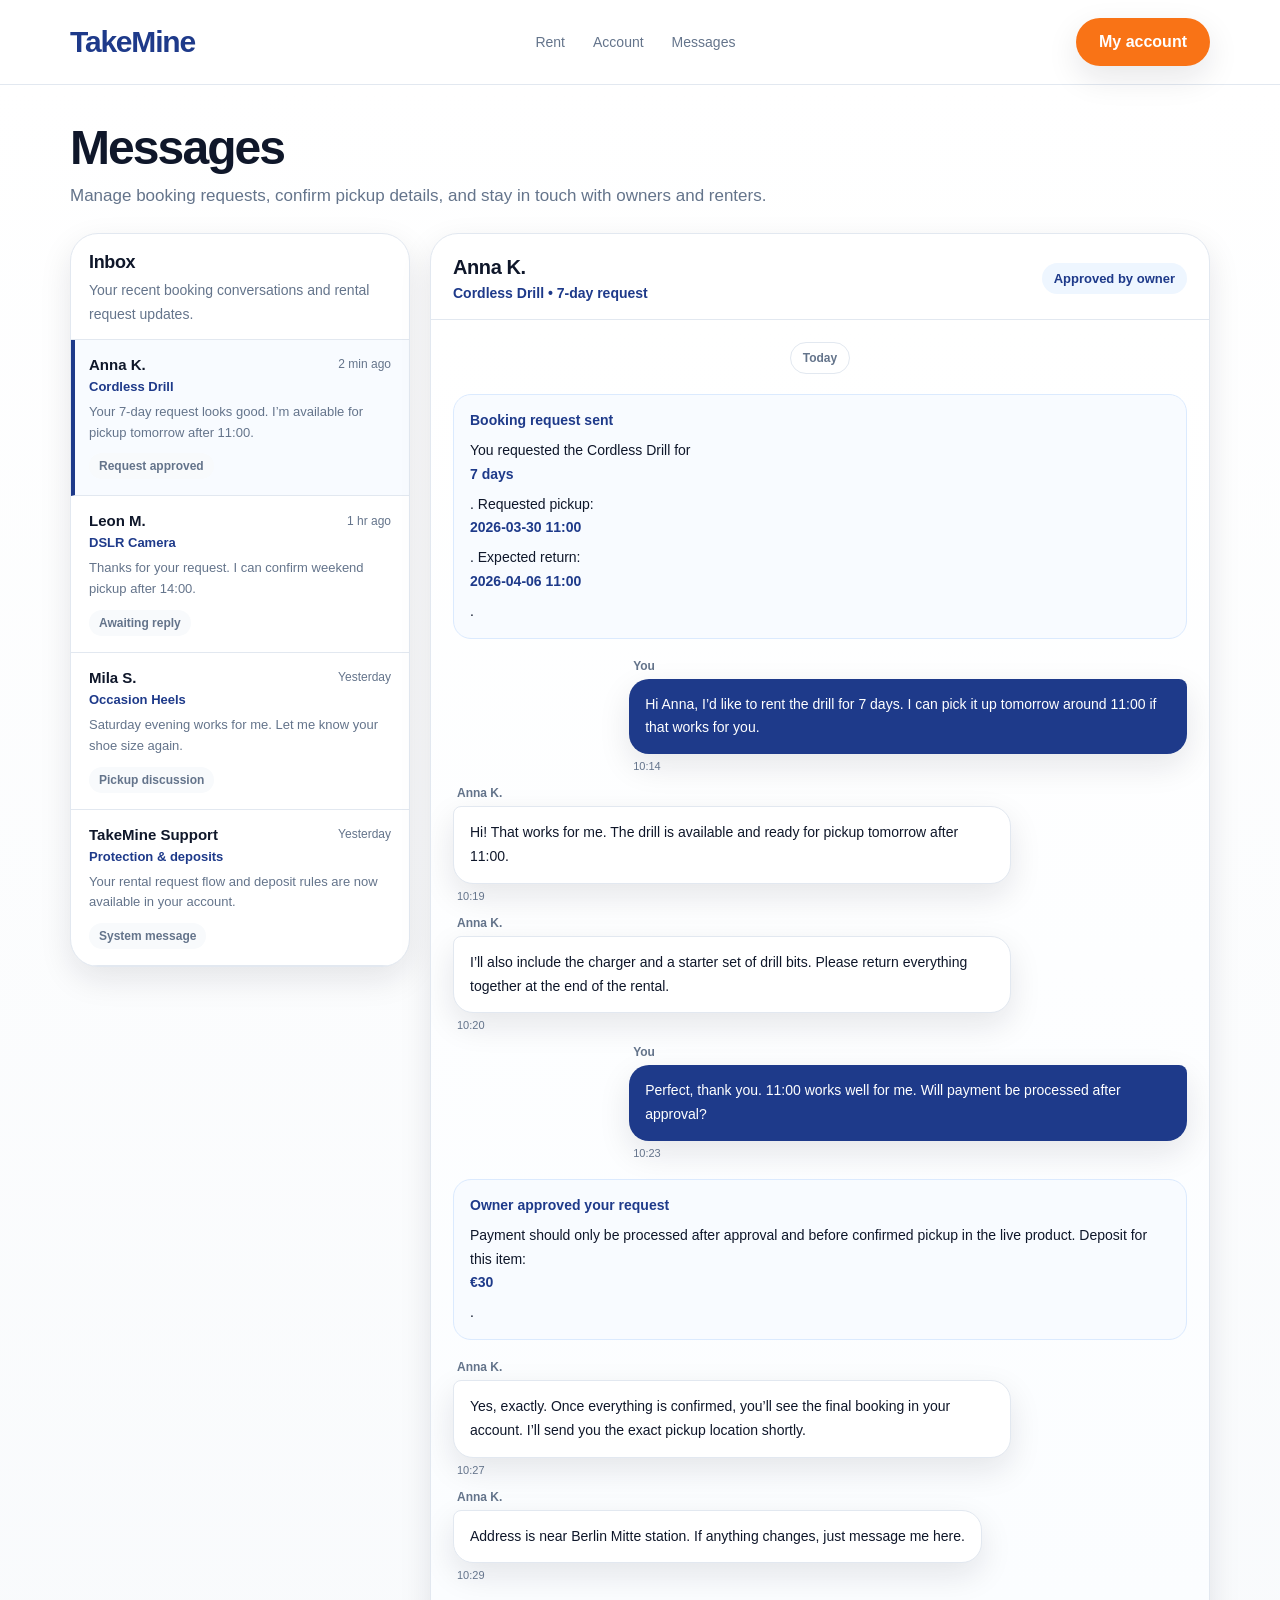
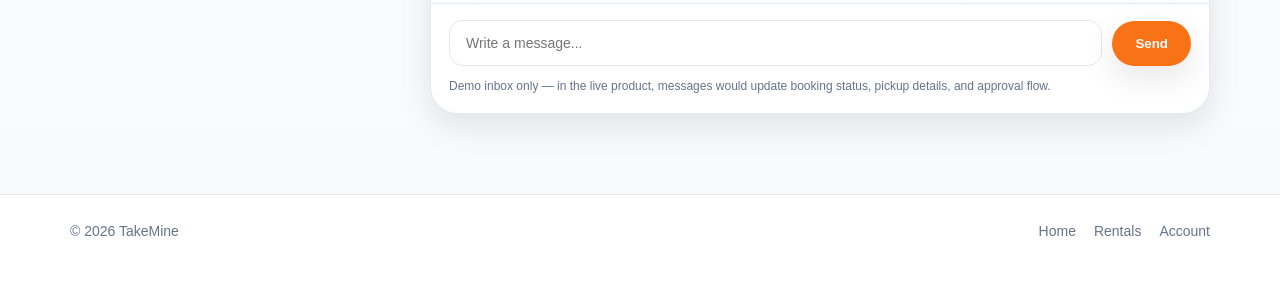
<file: messages.html>
<!DOCTYPE html>
<html lang="en">
<head>
  <meta charset="UTF-8" />
  <meta name="viewport" content="width=device-width, initial-scale=1.0" />
  <title>Messages | TakeMine</title>
  <meta name="description" content="Preview the TakeMine messaging experience." />
  <link rel="stylesheet" href="./styles.css" />
  <style>
    .messages-page {
      min-height: 100vh;
      padding: 40px 0 80px;
      background: linear-gradient(180deg, #ffffff 0%, #f8fafc 100%);
    }

    .messages-header {
      margin-bottom: 22px;
    }

    .messages-title {
      font-size: clamp(30px, 4vw, 48px);
      font-weight: 900;
      letter-spacing: -0.04em;
      color: var(--text);
      margin: 0;
    }

    .messages-subtext {
      margin-top: 10px;
      color: var(--muted);
      font-size: 17px;
      line-height: 1.8;
      max-width: 760px;
    }

    .messages-grid {
      display: grid;
      grid-template-columns: 340px 1fr;
      gap: 20px;
      align-items: start;
    }

    .sidebar,
    .chat-panel {
      background: white;
      border: 1px solid var(--line);
      border-radius: 28px;
      box-shadow: var(--shadow);
      overflow: hidden;
    }

    .sidebar-top {
      padding: 18px 18px 12px;
      border-bottom: 1px solid var(--line);
    }

    .sidebar-title {
      font-size: 18px;
      font-weight: 900;
      letter-spacing: -0.02em;
      color: var(--text);
    }

    .sidebar-note {
      margin-top: 6px;
      font-size: 14px;
      color: var(--muted);
      line-height: 1.7;
    }

    .conversation {
      display: block;
      padding: 16px 18px;
      border-bottom: 1px solid var(--line);
      cursor: pointer;
      transition: 0.2s ease;
    }

    .conversation:hover {
      background: var(--soft);
    }

    .conversation.active {
      background: #f8fbff;
      border-left: 4px solid var(--brand);
      padding-left: 14px;
    }

    .conversation-top {
      display: flex;
      justify-content: space-between;
      gap: 10px;
      align-items: center;
    }

    .conversation-name {
      font-size: 15px;
      font-weight: 900;
      color: var(--text);
    }

    .conversation-time {
      font-size: 12px;
      color: var(--muted);
      white-space: nowrap;
    }

    .conversation-item {
      margin-top: 6px;
      font-size: 13px;
      color: var(--brand);
      font-weight: 700;
    }

    .conversation-preview {
      margin-top: 8px;
      font-size: 13px;
      color: var(--muted);
      line-height: 1.6;
    }

    .conversation-badge {
      display: inline-flex;
      margin-top: 10px;
      padding: 6px 10px;
      border-radius: 999px;
      background: var(--soft);
      color: var(--muted);
      font-size: 12px;
      font-weight: 800;
    }

    .chat-panel {
      display: flex;
      flex-direction: column;
      min-height: 760px;
    }

    .chat-header {
      padding: 22px 22px 18px;
      border-bottom: 1px solid var(--line);
      display: flex;
      align-items: center;
      justify-content: space-between;
      gap: 16px;
      flex-wrap: wrap;
    }

    .chat-header-left {
      display: flex;
      flex-direction: column;
      gap: 6px;
    }

    .chat-owner {
      font-size: 20px;
      font-weight: 900;
      letter-spacing: -0.02em;
      color: var(--text);
    }

    .chat-item {
      font-size: 14px;
      color: var(--brand);
      font-weight: 700;
    }

    .chat-status {
      display: inline-flex;
      padding: 8px 12px;
      border-radius: 999px;
      background: #eef6ff;
      color: var(--brand);
      font-size: 13px;
      font-weight: 800;
    }

    .chat-body {
      flex: 1;
      padding: 22px;
      display: flex;
      flex-direction: column;
      gap: 14px;
      background: linear-gradient(180deg, #ffffff 0%, #fbfdff 100%);
    }

    .day-separator {
      align-self: center;
      font-size: 12px;
      font-weight: 800;
      color: var(--muted);
      background: white;
      border: 1px solid var(--line);
      border-radius: 999px;
      padding: 8px 12px;
    }

    .message-row {
      display: flex;
      flex-direction: column;
      gap: 6px;
      max-width: 76%;
    }

    .message-row.me {
      align-self: flex-end;
      text-align: left;
    }

    .message-row.other {
      align-self: flex-start;
    }

    .message-author {
      font-size: 12px;
      color: var(--muted);
      font-weight: 700;
      padding: 0 4px;
    }

    .message-bubble {
      padding: 14px 16px;
      border-radius: 20px;
      font-size: 14px;
      line-height: 1.7;
      box-shadow: var(--shadow);
    }

    .message-row.me .message-bubble {
      background: var(--brand);
      color: white;
      border-top-right-radius: 8px;
    }

    .message-row.other .message-bubble {
      background: white;
      color: var(--text);
      border: 1px solid var(--line);
      border-top-left-radius: 8px;
    }

    .message-time {
      font-size: 11px;
      color: var(--muted);
      padding: 0 4px;
    }

    .system-box {
      margin: 6px 0;
      padding: 14px 16px;
      border-radius: 18px;
      background: #f8fbff;
      border: 1px solid #dbeafe;
      color: var(--text);
      font-size: 14px;
      line-height: 1.7;
    }

    .system-box strong {
      display: block;
      font-size: 14px;
      font-weight: 900;
      color: var(--brand);
      margin-bottom: 6px;
    }

    .chat-input {
      padding: 16px 18px;
      border-top: 1px solid var(--line);
      background: white;
    }

    .chat-input-inner {
      display: flex;
      gap: 10px;
      align-items: center;
    }

    .chat-input input {
      flex: 1;
      padding: 14px 16px;
      border-radius: 14px;
      border: 1px solid var(--line);
      font-size: 14px;
      background: white;
    }

    .chat-footnote {
      margin-top: 10px;
      font-size: 12px;
      color: var(--muted);
      line-height: 1.7;
    }

    @media (max-width: 980px) {
      .messages-grid {
        grid-template-columns: 1fr;
      }

      .chat-panel {
        min-height: auto;
      }
    }

    @media (max-width: 640px) {
      .message-row {
        max-width: 90%;
      }

      .chat-input-inner {
        flex-direction: column;
        align-items: stretch;
      }

      .chat-input .btn {
        width: 100%;
      }
    }
  </style>
</head>
<body>
  <header class="topbar">
    <div class="container topbar-inner">
      <a href="./index.html" class="logo">TakeMine</a>

      <nav class="nav">
        <a href="./rent.html">Rent</a>
        <a href="./account.html">Account</a>
        <a href="./messages.html">Messages</a>
      </nav>

      <a class="btn btn-primary" href="./account.html">My account</a>
    </div>
  </header>

  <main class="messages-page">
    <div class="container">
      <div class="messages-header">
        <h1 class="messages-title">Messages</h1>
        <p class="messages-subtext">
          Manage booking requests, confirm pickup details, and stay in touch with owners and renters.
        </p>
      </div>

      <div class="messages-grid">
        <aside class="sidebar">
          <div class="sidebar-top">
            <div class="sidebar-title">Inbox</div>
            <div class="sidebar-note">
              Your recent booking conversations and rental request updates.
            </div>
          </div>

          <div class="conversation active">
            <div class="conversation-top">
              <div class="conversation-name">Anna K.</div>
              <div class="conversation-time">2 min ago</div>
            </div>
            <div class="conversation-item">Cordless Drill</div>
            <div class="conversation-preview">
              Your 7-day request looks good. I’m available for pickup tomorrow after 11:00.
            </div>
            <div class="conversation-badge">Request approved</div>
          </div>

          <div class="conversation">
            <div class="conversation-top">
              <div class="conversation-name">Leon M.</div>
              <div class="conversation-time">1 hr ago</div>
            </div>
            <div class="conversation-item">DSLR Camera</div>
            <div class="conversation-preview">
              Thanks for your request. I can confirm weekend pickup after 14:00.
            </div>
            <div class="conversation-badge">Awaiting reply</div>
          </div>

          <div class="conversation">
            <div class="conversation-top">
              <div class="conversation-name">Mila S.</div>
              <div class="conversation-time">Yesterday</div>
            </div>
            <div class="conversation-item">Occasion Heels</div>
            <div class="conversation-preview">
              Saturday evening works for me. Let me know your shoe size again.
            </div>
            <div class="conversation-badge">Pickup discussion</div>
          </div>

          <div class="conversation">
            <div class="conversation-top">
              <div class="conversation-name">TakeMine Support</div>
              <div class="conversation-time">Yesterday</div>
            </div>
            <div class="conversation-item">Protection & deposits</div>
            <div class="conversation-preview">
              Your rental request flow and deposit rules are now available in your account.
            </div>
            <div class="conversation-badge">System message</div>
          </div>
        </aside>

        <section class="chat-panel">
          <div class="chat-header">
            <div class="chat-header-left">
              <div class="chat-owner">Anna K.</div>
              <div class="chat-item">Cordless Drill • 7-day request</div>
            </div>
            <div class="chat-status">Approved by owner</div>
          </div>

          <div class="chat-body">
            <div class="day-separator">Today</div>

            <div class="system-box">
              <strong>Booking request sent</strong>
              You requested the Cordless Drill for <strong>7 days</strong>. Requested pickup:
              <strong>2026-03-30 11:00</strong>. Expected return:
              <strong>2026-04-06 11:00</strong>.
            </div>

            <div class="message-row me">
              <div class="message-author">You</div>
              <div class="message-bubble">
                Hi Anna, I’d like to rent the drill for 7 days. I can pick it up tomorrow around 11:00 if that works for you.
              </div>
              <div class="message-time">10:14</div>
            </div>

            <div class="message-row other">
              <div class="message-author">Anna K.</div>
              <div class="message-bubble">
                Hi! That works for me. The drill is available and ready for pickup tomorrow after 11:00.
              </div>
              <div class="message-time">10:19</div>
            </div>

            <div class="message-row other">
              <div class="message-author">Anna K.</div>
              <div class="message-bubble">
                I’ll also include the charger and a starter set of drill bits. Please return everything together at the end of the rental.
              </div>
              <div class="message-time">10:20</div>
            </div>

            <div class="message-row me">
              <div class="message-author">You</div>
              <div class="message-bubble">
                Perfect, thank you. 11:00 works well for me. Will payment be processed after approval?
              </div>
              <div class="message-time">10:23</div>
            </div>

            <div class="system-box">
              <strong>Owner approved your request</strong>
              Payment should only be processed after approval and before confirmed pickup in the live product.
              Deposit for this item: <strong>€30</strong>.
            </div>

            <div class="message-row other">
              <div class="message-author">Anna K.</div>
              <div class="message-bubble">
                Yes, exactly. Once everything is confirmed, you’ll see the final booking in your account. I’ll send you the exact pickup location shortly.
              </div>
              <div class="message-time">10:27</div>
            </div>

            <div class="message-row other">
              <div class="message-author">Anna K.</div>
              <div class="message-bubble">
                Address is near Berlin Mitte station. If anything changes, just message me here.
              </div>
              <div class="message-time">10:29</div>
            </div>
          </div>

          <div class="chat-input">
            <div class="chat-input-inner">
              <input type="text" placeholder="Write a message..." />
              <button class="btn btn-primary" type="button" onclick="alert('Demo only — message sending is not active yet.')">
                Send
              </button>
            </div>
            <div class="chat-footnote">
              Demo inbox only — in the live product, messages would update booking status, pickup details, and approval flow.
            </div>
          </div>
        </section>
      </div>
    </div>
  </main>

  <footer class="footer">
    <div class="container footer-inner">
      <div>© 2026 TakeMine</div>
      <div class="footer-links">
        <a href="./index.html">Home</a>
        <a href="./rent.html">Rentals</a>
        <a href="./account.html">Account</a>
      </div>
    </div>
  </footer>
</body>
</html>
</file>
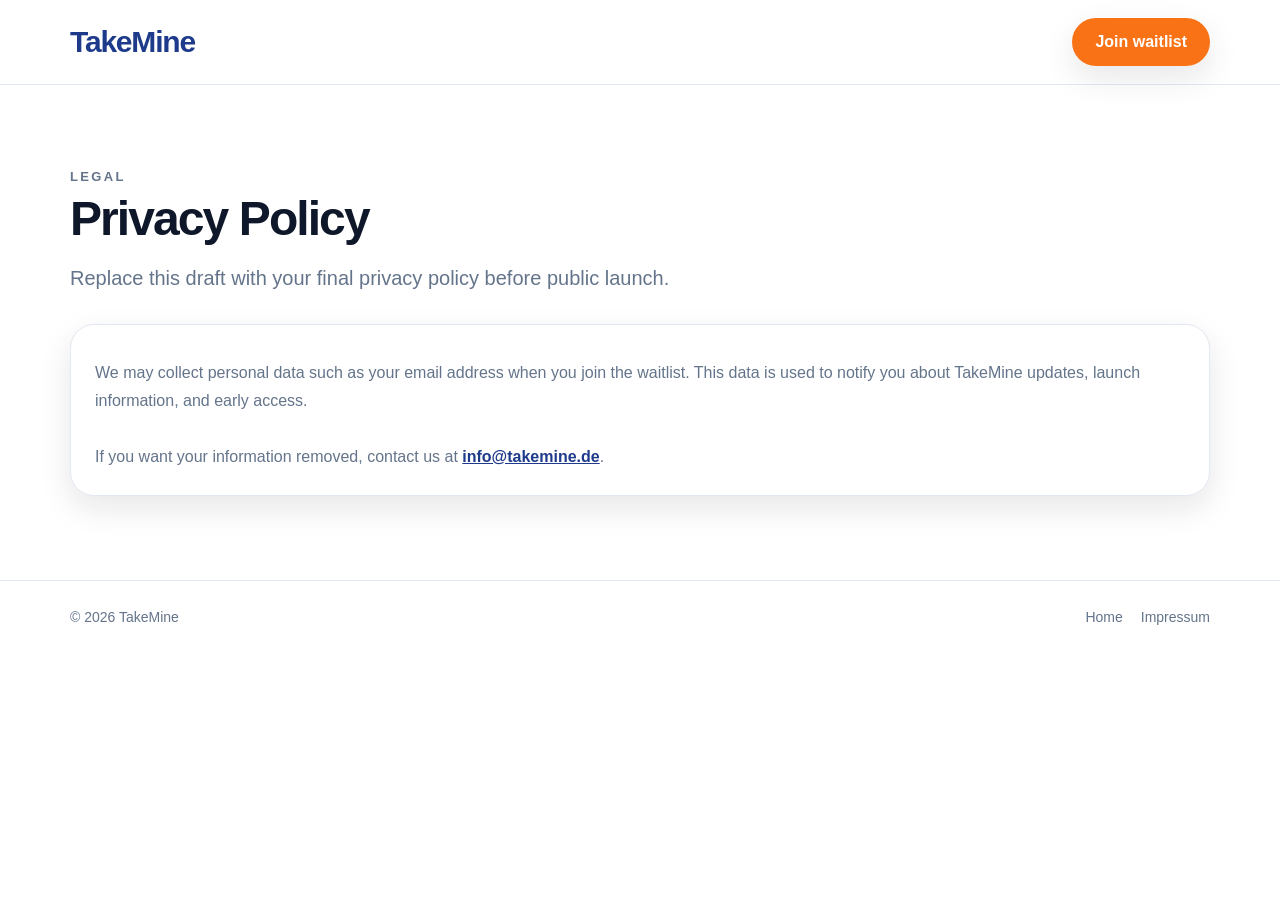
<file: privacy.html>
<!DOCTYPE html>
<html lang="en">
<head>
  <meta charset="UTF-8" />
  <meta name="viewport" content="width=device-width, initial-scale=1.0" />
  <title>Privacy | TakeMine</title>
  <link rel="stylesheet" href="styles.css" />
</head>
<body>
  <header class="topbar">
    <div class="container topbar-inner">
      <a href="index.html" class="logo">TakeMine</a>
      <a class="btn btn-primary" href="https://tally.so/r/q4OkD7" target="_blank" rel="noopener noreferrer">
        Join waitlist
      </a>
    </div>
  </header>

  <main class="section">
    <div class="container">
      <div class="section-label">Legal</div>
      <h1 class="section-title">Privacy Policy</h1>

      <p class="subtext subtext-small">
        Replace this draft with your final privacy policy before public launch.
      </p>

      <div class="faq-item" style="margin-top: 28px;">
        <div class="faq-a">
          We may collect personal data such as your email address when you join the waitlist.
          This data is used to notify you about TakeMine updates, launch information, and early access.
          <br /><br />
          If you want your information removed, contact us at
          <a class="mail-link" href="mailto:info@takemine.de">info@takemine.de</a>.
        </div>
      </div>
    </div>
  </main>

  <footer class="footer">
    <div class="container footer-inner">
      <div>© 2026 TakeMine</div>
      <div class="footer-links">
        <a href="index.html">Home</a>
        <a href="impressum.html">Impressum</a>
      </div>
    </div>
  </footer>
</body>
</html>
</file>
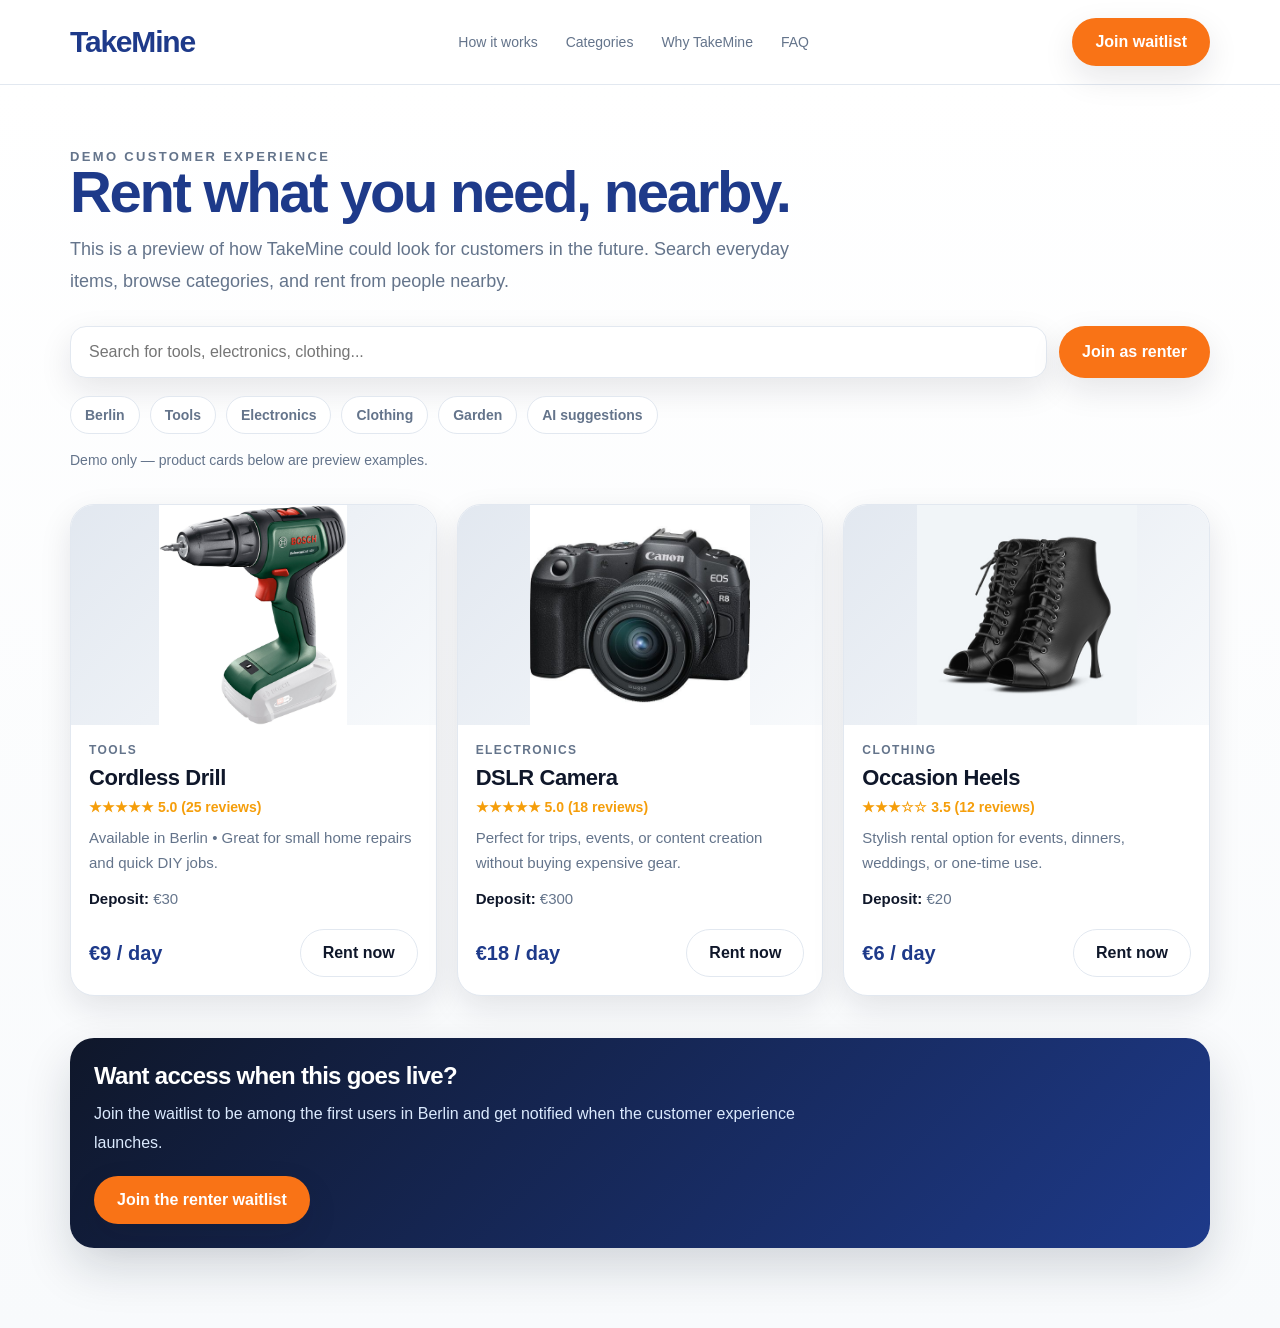
<file: rent.html>
<!DOCTYPE html>
<html lang="en">
<head>
  <meta charset="UTF-8" />
  <meta name="viewport" content="width=device-width, initial-scale=1.0" />
  <title>Rent on TakeMine</title>
  <link rel="stylesheet" href="./styles.css" />
  <style>
    .demo-page {
      min-height: 100vh;
      background: linear-gradient(180deg, #ffffff 0%, #f8fafc 100%);
      padding: 40px 0 80px;
    }

    .demo-hero {
      margin-top: 24px;
      margin-bottom: 28px;
    }

    .demo-title {
      font-size: clamp(34px, 5vw, 58px);
      font-weight: 900;
      letter-spacing: -0.04em;
      margin: 0;
      color: var(--brand);
    }

    .demo-subtext {
      margin-top: 14px;
      max-width: 760px;
      color: var(--muted);
      font-size: 18px;
      line-height: 1.8;
    }

    .search-box {
      margin-top: 28px;
      display: flex;
      gap: 12px;
      flex-wrap: wrap;
    }

    .search-input {
      flex: 1;
      min-width: 260px;
      padding: 16px 18px;
      border-radius: 16px;
      border: 1px solid var(--line);
      font-size: 16px;
      background: white;
      box-shadow: var(--shadow);
    }

    .filters {
      display: flex;
      gap: 10px;
      flex-wrap: wrap;
      margin-top: 18px;
    }

    .filter-chip {
      padding: 10px 14px;
      border-radius: 999px;
      border: 1px solid var(--line);
      background: white;
      color: var(--muted);
      font-size: 14px;
      font-weight: 700;
    }

    .demo-note {
      margin-top: 18px;
      color: var(--muted);
      font-size: 14px;
    }

    .product-grid {
      margin-top: 36px;
      display: grid;
      grid-template-columns: repeat(3, 1fr);
      gap: 20px;
    }

    .product-card {
      background: white;
      border: 1px solid var(--line);
      border-radius: 24px;
      overflow: hidden;
      box-shadow: var(--shadow);
      transition: 0.25s ease;
    }

    .product-card:hover {
      transform: translateY(-4px);
      box-shadow: var(--shadow-strong);
    }

    .product-link {
      display: block;
    }

    .product-image {
      height: 220px;
      background: linear-gradient(135deg, #e2e8f0 0%, #f8fafc 100%);
      display: flex;
      align-items: center;
      justify-content: center;
      overflow: hidden;
    }

    .product-image img {
      width: 100%;
      height: 100%;
      object-fit: contain;
      display: block;
    }

    .product-body {
      padding: 18px;
    }

    .product-category {
      font-size: 12px;
      text-transform: uppercase;
      letter-spacing: 0.12em;
      color: var(--muted);
      font-weight: 800;
    }

    .product-title {
      margin-top: 8px;
      font-size: 22px;
      font-weight: 900;
      letter-spacing: -0.02em;
      color: var(--text);
    }

    .product-rating {
      margin-top: 8px;
      font-size: 14px;
      color: #f59e0b;
      font-weight: 700;
    }

    .product-meta {
      margin-top: 10px;
      color: var(--muted);
      line-height: 1.7;
      font-size: 15px;
    }

    .product-meta strong {
      color: var(--text);
    }

    .product-footer {
      padding: 0 18px 18px;
      display: flex;
      align-items: center;
      justify-content: space-between;
      gap: 12px;
      flex-wrap: wrap;
    }

    .price {
      font-size: 20px;
      font-weight: 900;
      color: var(--brand);
    }

    .demo-banner {
      margin-top: 42px;
      padding: 24px;
      border-radius: 24px;
      background: linear-gradient(135deg, #0f172a 0%, #1e3a8a 100%);
      color: white;
      box-shadow: var(--shadow-strong);
    }

    .demo-banner-title {
      font-size: 24px;
      font-weight: 900;
      letter-spacing: -0.03em;
    }

    .demo-banner-text {
      margin-top: 10px;
      color: #dbeafe;
      line-height: 1.8;
      max-width: 760px;
    }

    @media (max-width: 980px) {
      .product-grid {
        grid-template-columns: 1fr 1fr;
      }
    }

    @media (max-width: 640px) {
      .product-grid {
        grid-template-columns: 1fr;
      }
    }
  </style>
</head>
<body>
  <header class="topbar">
    <div class="container topbar-inner">
      <a href="./index.html" class="logo">TakeMine</a>

      <nav class="nav">
        <a href="./index.html#how">How it works</a>
        <a href="./index.html#categories">Categories</a>
        <a href="./index.html#why">Why TakeMine</a>
        <a href="./index.html#faq">FAQ</a>
      </nav>

      <a class="btn btn-primary" href="https://tally.so/r/q4OkD7" target="_blank" rel="noopener noreferrer">
        Join waitlist
      </a>
    </div>
  </header>

  <main class="demo-page">
    <div class="container">
      <section class="demo-hero">
        <div class="section-label">Demo customer experience</div>
        <h1 class="demo-title">Rent what you need, nearby.</h1>
        <p class="demo-subtext">
          This is a preview of how TakeMine could look for customers in the future.
          Search everyday items, browse categories, and rent from people nearby.
        </p>

        <div class="search-box">
          <input class="search-input" type="text" placeholder="Search for tools, electronics, clothing..." />
          <a class="btn btn-primary" href="https://tally.so/r/q4OkD7?type=rent" target="_blank" rel="noopener noreferrer">
            Join as renter
          </a>
        </div>

        <div class="filters">
          <span class="filter-chip">Berlin</span>
          <span class="filter-chip">Tools</span>
          <span class="filter-chip">Electronics</span>
          <span class="filter-chip">Clothing</span>
          <span class="filter-chip">Garden</span>
          <span class="filter-chip">AI suggestions</span>
        </div>

        <div class="demo-note">
          Demo only — product cards below are preview examples.
        </div>
      </section>

      <section class="product-grid">
        <article class="product-card">
          <a href="./drill.html" class="product-link">
            <div class="product-image">
              <img src="./drill.png" alt="Cordless Drill" />
            </div>
            <div class="product-body">
              <div class="product-category">Tools</div>
              <div class="product-title">Cordless Drill</div>
              <div class="product-rating">★★★★★ 5.0 (25 reviews)</div>
              <div class="product-meta">
                Available in Berlin • Great for small home repairs and quick DIY jobs.
              </div>
              <div class="product-meta"><strong>Deposit:</strong> €30</div>
            </div>
          </a>
          <div class="product-footer">
            <div class="price">€9 / day</div>
            <a class="btn btn-secondary" href="./checkout-drill.html?plan=1">
              Rent now
            </a>
          </div>
        </article>

        <article class="product-card">
          <a href="./camera.html" class="product-link">
            <div class="product-image">
              <img src="./camera.png" alt="DSLR Camera" />
            </div>
            <div class="product-body">
              <div class="product-category">Electronics</div>
              <div class="product-title">DSLR Camera</div>
              <div class="product-rating">★★★★★ 5.0 (18 reviews)</div>
              <div class="product-meta">
                Perfect for trips, events, or content creation without buying expensive gear.
              </div>
              <div class="product-meta"><strong>Deposit:</strong> €300</div>
            </div>
          </a>
          <div class="product-footer">
            <div class="price">€18 / day</div>
            <a class="btn btn-secondary" href="./camera.html">
              Rent now
            </a>
          </div>
        </article>

        <article class="product-card">
          <a href="./heels.html" class="product-link">
            <div class="product-image">
              <img src="./heels.png" alt="Occasion Heels" />
            </div>
            <div class="product-body">
              <div class="product-category">Clothing</div>
              <div class="product-title">Occasion Heels</div>
              <div class="product-rating">★★★☆☆ 3.5 (12 reviews)</div>
              <div class="product-meta">
                Stylish rental option for events, dinners, weddings, or one-time use.
              </div>
              <div class="product-meta"><strong>Deposit:</strong> €20</div>
            </div>
          </a>
          <div class="product-footer">
            <div class="price">€6 / day</div>
            <a class="btn btn-secondary" href="./heels.html">
              Rent now
            </a>
          </div>
        </article>
      </section>

      <section class="demo-banner">
        <div class="demo-banner-title">Want access when this goes live?</div>
        <div class="demo-banner-text">
          Join the waitlist to be among the first users in Berlin and get notified when the customer experience launches.
        </div>
        <div style="margin-top: 18px;">
          <a class="btn btn-primary" href="https://tally.so/r/q4OkD7?type=rent" target="_blank" rel="noopener noreferrer">
            Join the renter waitlist
          </a>
        </div>
      </section>
    </div>
  </main>

  <script src="./script.js"></script>
</body>
</html>
</file>
<file: styles.css>
:root {
  --brand: #1e3a8a;
  --accent: #f97316;
  --bg: #ffffff;
  --soft: #f8fafc;
  --headline-light: #94a3b8;
  --text: #0f172a;
  --muted: #64748b;
  --line: #e2e8f0;
  --shadow: 0 12px 32px rgba(15, 23, 42, 0.10);
  --shadow-strong: 0 20px 48px rgba(15, 23, 42, 0.16);
}

* {
  box-sizing: border-box;
}

html {
  scroll-behavior: smooth;
}

body {
  margin: 0;
  font-family: Inter, Arial, sans-serif;
  background: var(--bg);
  color: var(--text);
}

a {
  color: inherit;
  text-decoration: none;
}

.container {
  width: min(1140px, calc(100% - 32px));
  margin: 0 auto;
}

.topbar {
  position: sticky;
  top: 0;
  z-index: 50;
  background: rgba(255,255,255,0.90);
  backdrop-filter: blur(12px);
  border-bottom: 1px solid var(--line);
}

.topbar-inner {
  display: flex;
  align-items: center;
  justify-content: space-between;
  gap: 16px;
  padding: 18px 0;
}

.logo {
  font-size: 30px;
  font-weight: 900;
  letter-spacing: -0.04em;
  color: var(--brand);
}

.nav {
  display: flex;
  gap: 28px;
  color: var(--muted);
  font-size: 14px;
}

.nav a:hover {
  color: var(--brand);
}

.btn {
  display: inline-flex;
  align-items: center;
  justify-content: center;
  padding: 14px 22px;
  border-radius: 999px;
  font-weight: 800;
  transition: 0.25s ease;
  border: 1px solid transparent;
  cursor: pointer;
}

.btn-primary {
  background: var(--accent);
  color: white;
  box-shadow: var(--shadow);
}

.btn-primary:hover {
  transform: translateY(-2px);
  filter: brightness(0.97);
}

.btn-secondary {
  background: white;
  border-color: var(--line);
  color: var(--text);
}

.btn-secondary:hover {
  transform: translateY(-2px);
  box-shadow: var(--shadow);
}

.hero {
  position: relative;
  overflow: hidden;
  padding: 100px 0 90px;
  background: linear-gradient(180deg, #ffffff 0%, #f8fafc 100%);
}

.hero-bg {
  position: absolute;
  inset: 0;
  z-index: 0;
  pointer-events: none;
  overflow: hidden;
}

.hero-bg::before {
  content: "";
  position: absolute;
  inset: 0;
  background: url("hero.png") center center / cover no-repeat;
  opacity: 0.32;
  filter: blur(2px);
  transform: scale(1.01);
}

.hero-bg::after {
  content: "";
  position: absolute;
  inset: 0;
  background:
    linear-gradient(rgba(255,255,255,0.35), rgba(255,255,255,0.35)),
    radial-gradient(circle at top left, rgba(30,58,138,0.08), transparent 24%),
    radial-gradient(circle at bottom right, rgba(249,115,22,0.08), transparent 28%);
}

.hero-content {
  position: relative;
  z-index: 2;
  max-width: 760px;
  animation: fadeUp 0.8s ease both;
}

.eyebrow {
  display: inline-flex;
  padding: 8px 14px;
  border-radius: 999px;
  background: rgba(255,255,255,0.92);
  border: 1px solid var(--line);
  color: var(--muted);
  font-size: 14px;
  box-shadow: var(--shadow);
  animation: fadeUp 0.7s ease both;
}

h1 {
  margin: 20px 0 0;
  font-size: clamp(48px, 8vw, 96px);
  line-height: 0.95;
  letter-spacing: -0.05em;
  font-weight: 900;
}

.headline-light {
  color: var(--headline-light);
  display: inline-block;
}

.headline-brand {
  color: var(--brand);
  display: inline-block;
  transition: 0.3s ease;
}

.headline-brand:hover {
  transform: translateY(-3px);
  color: #16306f;
}

.subtext {
  margin-top: 24px;
  font-size: 20px;
  line-height: 1.8;
  color: var(--muted);
  max-width: 720px;
  animation: fadeUp 1s ease both;
}

.subtext-small {
  margin-top: 18px;
  max-width: 700px;
}

.actions {
  margin-top: 28px;
  display: flex;
  flex-wrap: wrap;
  gap: 14px;
  animation: fadeUp 1.15s ease both;
}

.meta-tags {
  margin-top: 24px;
  display: flex;
  flex-wrap: wrap;
  gap: 10px;
  animation: fadeUp 1.25s ease both;
}

.tag {
  padding: 10px 14px;
  border-radius: 999px;
  border: 1px solid var(--line);
  background: rgba(255,255,255,0.92);
  color: var(--muted);
  font-size: 14px;
}

.floating-card {
  margin-top: 24px;
  display: inline-block;
  background: rgba(255,255,255,0.95);
  backdrop-filter: blur(12px);
  border: 1px solid var(--line);
  border-radius: 20px;
  box-shadow: var(--shadow);
  padding: 16px;
  max-width: 280px;
  animation: floaty 4s ease-in-out infinite;
}

.floating-card strong {
  display: block;
  font-size: 14px;
  margin-bottom: 6px;
}

.floating-card span {
  color: var(--muted);
  font-size: 13px;
  line-height: 1.6;
}

.section {
  padding: 84px 0;
}

.section-soft {
  background: var(--soft);
  border-top: 1px solid var(--line);
  border-bottom: 1px solid var(--line);
}

.section-label {
  font-size: 13px;
  text-transform: uppercase;
  letter-spacing: 0.18em;
  color: var(--muted);
  font-weight: 800;
}

.section-label-light {
  color: #c7d2fe;
}

.section-label-light-muted {
  color: #cbd5e1;
}

.section-title {
  margin: 12px 0 0;
  font-size: clamp(30px, 4vw, 48px);
  letter-spacing: -0.04em;
  font-weight: 900;
}

.section-title-light {
  color: white;
  margin-top: 10px;
}

.steps {
  display: grid;
  grid-template-columns: repeat(3, 1fr);
  gap: 18px;
  margin-top: 34px;
}

.step {
  background: white;
  border-radius: 28px;
  padding: 28px;
  box-shadow: var(--shadow);
  transition: 0.28s ease;
}

.step:hover {
  transform: translateY(-6px);
  box-shadow: var(--shadow-strong);
}

.step-number {
  width: 42px;
  height: 42px;
  border-radius: 999px;
  background: var(--brand);
  color: white;
  display: inline-flex;
  align-items: center;
  justify-content: center;
  font-weight: 900;
  margin-bottom: 18px;
}

.step-title {
  font-size: 20px;
  font-weight: 800;
  letter-spacing: -0.02em;
}

.step-text {
  margin-top: 10px;
  color: var(--muted);
  line-height: 1.75;
}

.split {
  display: grid;
  grid-template-columns: 1.05fr 0.95fr;
  gap: 28px;
  align-items: start;
}

.pill-grid {
  display: grid;
  grid-template-columns: repeat(2, 1fr);
  gap: 12px;
  margin-top: 28px;
}

.pill {
  border: 1px solid var(--line);
  background: white;
  border-radius: 18px;
  padding: 18px 16px;
  font-weight: 700;
  box-shadow: var(--shadow);
  transition: 0.25s ease;
}

.pill:hover {
  transform: translateY(-4px);
  border-color: var(--brand);
}

.ai-box {
  background: linear-gradient(135deg, #0f172a 0%, #1e3a8a 100%);
  color: white;
  border-radius: 32px;
  padding: 34px;
  box-shadow: var(--shadow-strong);
}

.ai-box p,
.ai-box li {
  color: #dbeafe;
  line-height: 1.8;
}

.ai-box ul {
  margin: 18px 0 0;
  padding-left: 18px;
}

.why {
  background: linear-gradient(135deg, #0f172a 0%, #111827 100%);
  color: white;
}

.why p {
  color: #d1d5db;
  max-width: 760px;
  font-size: 18px;
  line-height: 1.9;
  margin-top: 18px;
}

.faq-grid {
  display: grid;
  grid-template-columns: repeat(2, 1fr);
  gap: 18px;
  margin-top: 34px;
}

.faq-item {
  background: white;
  border: 1px solid var(--line);
  border-radius: 24px;
  padding: 24px;
  box-shadow: var(--shadow);
  transition: 0.25s ease;
}

.faq-item:hover {
  transform: translateY(-4px);
  box-shadow: var(--shadow-strong);
}

.faq-q {
  font-size: 18px;
  font-weight: 800;
  letter-spacing: -0.02em;
}

.faq-a {
  margin-top: 10px;
  color: var(--muted);
  line-height: 1.75;
}

.faq-a a,
.mail-link {
  color: var(--brand);
  font-weight: 700;
  text-decoration: underline;
}

.cta-box {
  margin-top: 40px;
  padding: 34px;
  background: var(--soft);
  border: 1px solid var(--line);
  border-radius: 32px;
  display: flex;
  align-items: center;
  justify-content: space-between;
  gap: 20px;
  flex-wrap: wrap;
}

.cta-title {
  font-size: 28px;
  font-weight: 900;
  letter-spacing: -0.04em;
}

.cta-text {
  margin-top: 10px;
  color: var(--muted);
  line-height: 1.8;
}

.footer {
  border-top: 1px solid var(--line);
  padding: 28px 0 44px;
  color: var(--muted);
  font-size: 14px;
}

.footer-inner {
  display: flex;
  justify-content: space-between;
  gap: 18px;
  flex-wrap: wrap;
}

.footer-links {
  display: flex;
  gap: 18px;
  flex-wrap: wrap;
}

@keyframes fadeUp {
  from { opacity: 0; transform: translateY(18px); }
  to { opacity: 1; transform: translateY(0); }
}

@keyframes floaty {
  0%, 100% { transform: translateY(0); }
  50% { transform: translateY(-8px); }
}

@media (max-width: 980px) {
  .steps,
  .split,
  .faq-grid {
    grid-template-columns: 1fr;
  }

  .pill-grid {
    grid-template-columns: 1fr;
  }

  .nav {
    display: none;
  }

  .hero-bg::before {
    opacity: 0.45;
    filter: blur(1px);
  }

  .hero-bg::after {
    background:
      linear-gradient(rgba(255,255,255,0.80), rgba(255,255,255,0.80)),
      radial-gradient(circle at top left, rgba(30,58,138,0.08), transparent 24%),
      radial-gradient(circle at bottom right, rgba(249,115,22,0.08), transparent 28%);
  }
}

@media (max-width: 560px) {
  .topbar-inner {
    padding: 14px 0;
  }

  .logo {
    font-size: 26px;
  }

  .actions {
    flex-direction: column;
  }

  .btn {
    width: 100%;
  }

  .hero {
    padding-top: 48px;
  }

  h1 {
    font-size: clamp(42px, 14vw, 64px);
  }

  .subtext {
    font-size: 18px;
  }

  .hero-bg::before {
    opacity: 0.12;
    filter: blur(4px);
  }

  .hero-bg::after {
    background:
      linear-gradient(rgba(255,255,255,0.84), rgba(255,255,255,0.84)),
      radial-gradient(circle at top left, rgba(30,58,138,0.08), transparent 24%),
      radial-gradient(circle at bottom right, rgba(249,115,22,0.08), transparent 28%);
  }
}

.product-image {
  height: 220px;
  background: linear-gradient(135deg, #e2e8f0 0%, #f8fafc 100%);
  display: flex;
  align-items: center;
  justify-content: center;
  font-size: 54px;
  overflow: hidden;
}

.product-image img {
  width: 100%;
  height: 100%;
  object-fit: contain;
  display: block;
}

.product-rating {
  margin-top: 8px;
  font-size: 14px;
  color: #f59e0b;
  font-weight: 700;
}
</file>
